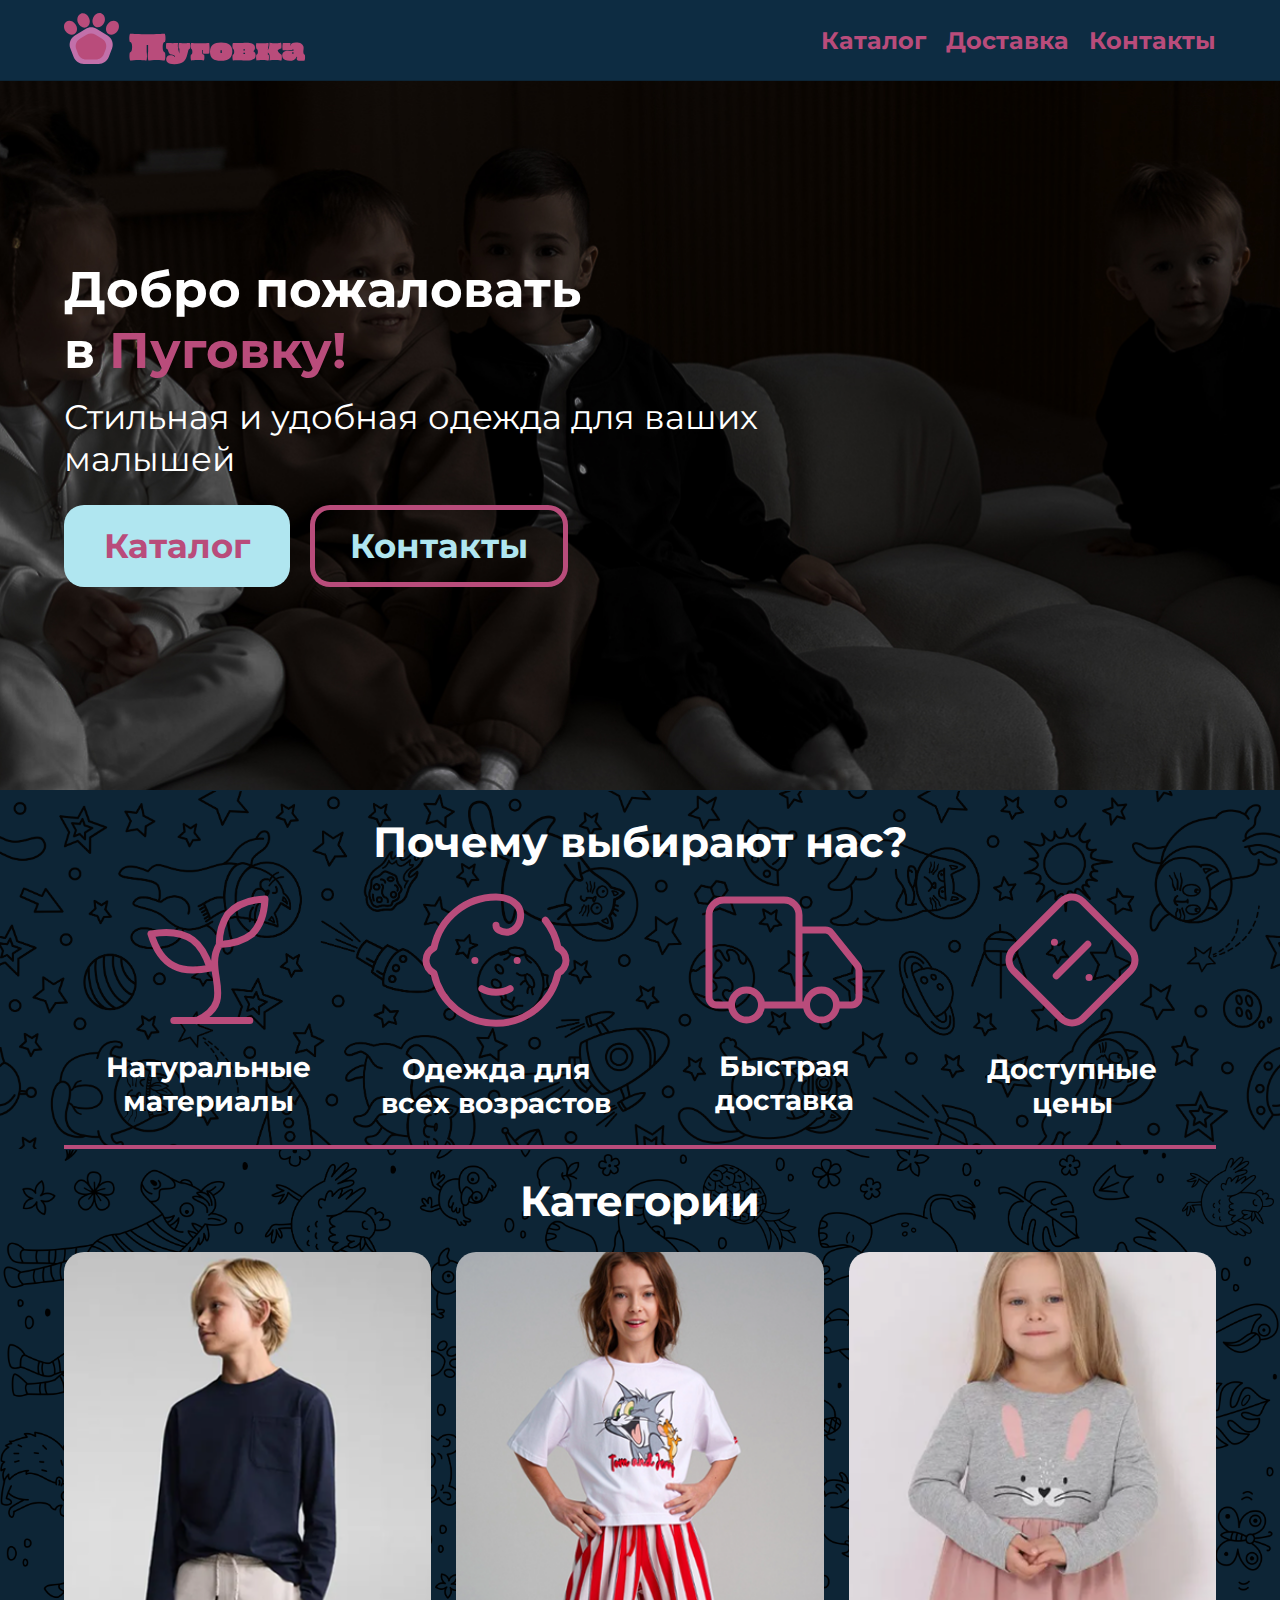
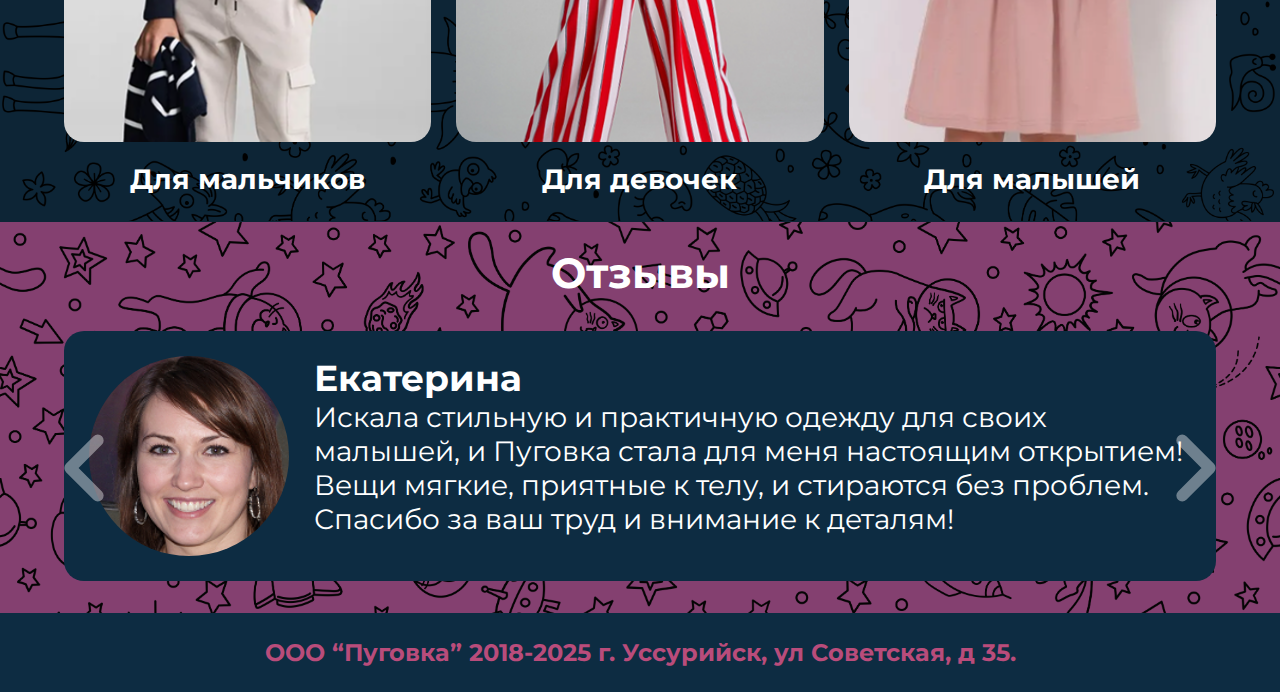
<file: index.html>
<!DOCTYPE html>
<html lang="ru">

<head>
    <meta charset="UTF-8">
    <meta name="viewport" content="width=device-width, initial-scale=1.0">
    <title>Пуговка - Главная</title>
    <link rel="stylesheet" href="css/style.css">
    <link rel="shortcut icon" href="img/layout/favicon.ico" type="image/x-icon">
    <script src="js/slider.js" defer></script>
    <script src="js/navigation.js" defer></script>
</head>

<body>
    <header>
        <div class="container">
            <div class="header__wrapper wrapper">
                <a href="index.html" class="logo">
                    <img src="img/layout/Logo.svg" alt="">
                </a>
                <nav>
                    <div id="nav-close"></div>
                    <a href="catalogue.html">Каталог</a>
                    <a href="shipping.html">Доставка</a>
                    <a href="contacts.html">Контакты</a>
                </nav>
                <div id="nav-open"></div>
            </div>
        </div>
    </header>
    <main>
        <section class="hero index">
            <div class="container">
                <div class="hero__wrapper wrapper">
                    <div class="hero__info">
                        <h1>Добро пожаловать в <span class="pink__text">Пуговку!</span></h1>
                        <div class="subheading">
                            Стильная и удобная одежда для ваших малышей
                        </div>
                        <div class="hero__buttons">
                            <a href="catalogue.html" class="button blue">Каталог</a>
                            <a href="contacts.html" class="button transparent">Контакты</a>
                        </div>
                    </div>
                </div>
            </div>
            <img src="img/layout/circle.svg" alt="" class="hero__circle">
        </section>
        <section class="icons">
            <div class="container">
                <h2>Почему выбирают нас?</h2>
                <div class="icons__wrapper">
                    <div class="icons__item">
                        <img src="img/icons/natural.svg" alt="">
                        <p>Натуральные материалы</p>
                    </div>
                    <div class="icons__item">
                        <img src="img/icons/ages.svg" alt="">
                        <p>Одежда для всех возрастов</p>
                    </div>
                    <div class="icons__item">
                        <img src="img/icons/shipping.svg" alt="">
                        <p>Быстрая доставка</p>
                    </div>
                    <div class="icons__item">
                        <img src="img/icons/prices.svg" alt="">
                        <p>Доступные цены</p>
                    </div>
                </div>
            </div>
        </section>
        <section class="categories">
            <div class="container">
                <h2>Категории</h2>
                <div class="categories__wrapper">
                    <a href="catalogue.html?bo=t&gi=f&ba=f&sort=popular&min=200&max=4000" class="categories__item">
                        <img src="img/categories/boys.png" alt="">
                        <p>Для мальчиков</p>
                    </a>
                    <a href="catalogue.html?bo=f&gi=t&ba=f&sort=popular&min=200&max=4000" class="categories__item">
                        <img src="img/categories/girls.png" alt="">
                        <p>Для девочек</p>
                    </a>
                    <a href="catalogue.html?bo=f&gi=f&ba=t&sort=popular&min=200&max=4000" class="categories__item">
                        <img src="img/categories/babies.png" alt="">
                        <p>Для малышей</p>
                    </a>
                </div>
            </div>
        </section>
        <section class="reviews">
            <h2>Отзывы</h2>
            <div class="container">
                <div class="reviews__wrapper slider">
                    <div class="reviews__item slider__item">
                        <img src="img/reviews/ekaterina.jpg" alt="" class="review__img">
                        <div class="review__info">
                            <h3>Екатерина</h3>
                            <p>Искала стильную и практичную одежду для своих малышей, и Пуговка стала для меня настоящим
                                открытием! Вещи мягкие, приятные к телу, и стираются без проблем. Спасибо за ваш труд и
                                внимание к деталям!</p>
                        </div>
                    </div>
                    <div class="reviews__item slider__item active">
                        <img src="img/reviews/anna.jpg" alt="" class="review__img">
                        <div class="review__info">
                            <h3>Анна</h3>
                            <p>Одежда из Пуговки — это просто находка! Заказала комбинезон для дочки, и он оказался не
                                только красивым, но и очень удобным. София носит его с удовольствием, а я радуюсь
                                качеству
                                ткани и швов. Спасибо за заботу о наших малышах!</p>
                        </div>
                    </div>
                    <div class="reviews__item slider__item">
                        <img src="img/reviews/dmitriy.jpg" alt="" class="review__img">
                        <div class="review__info">
                            <h3>Дмитрий</h3>
                            <p>Мы с женой в восторге от вашего магазина! Купили несколько вещей для сына, и все они
                                отличного качества. Особенно порадовала быстрая доставка — получили заказ уже через два
                                дня.
                                Теперь только к вам!</p>
                        </div>
                    </div>
                </div>
                <div class="slider__prev"></div>
                <div class="slider__next"></div>
            </div>
        </section>
    </main>
    <footer>
        <div class="container">
            ООО “Пуговка” 2018-2025 г. Уссурийск, ул Советская, д 35.
        </div>
    </footer>
</body>

</html>
</file>
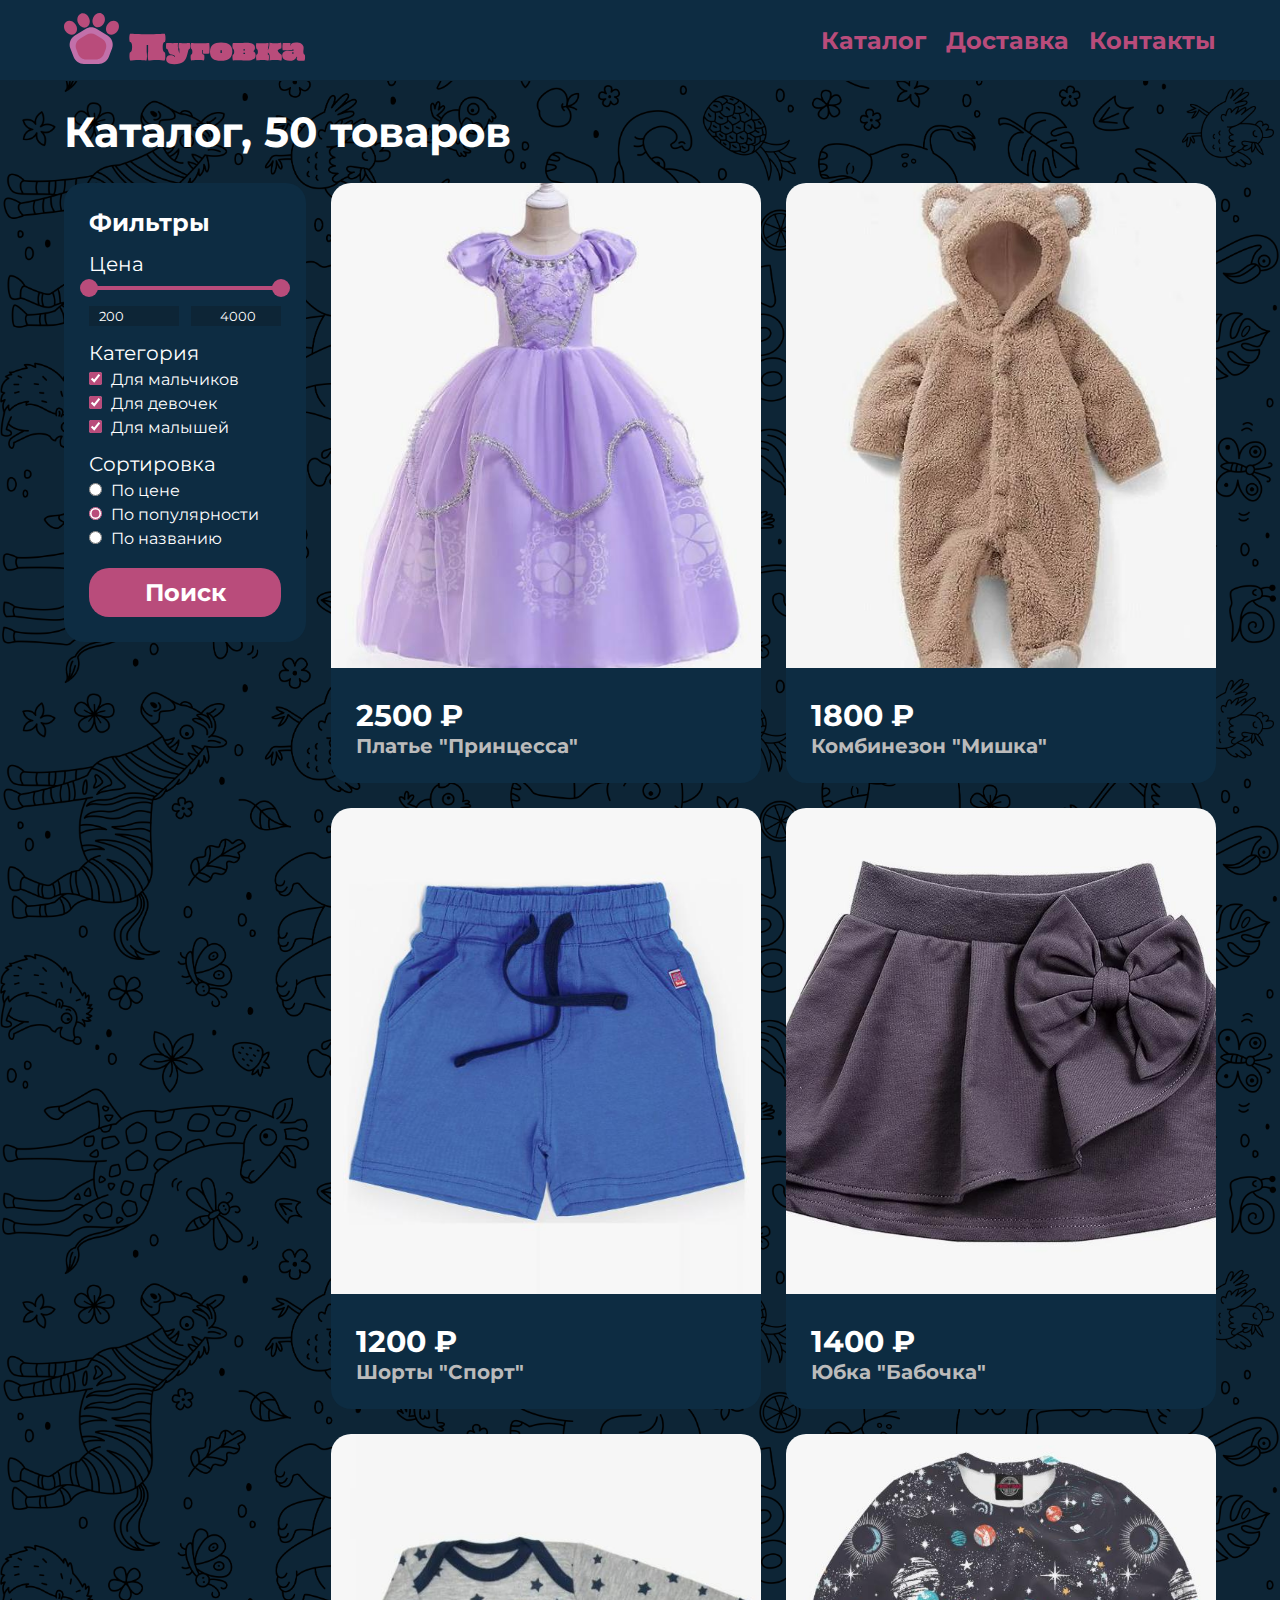
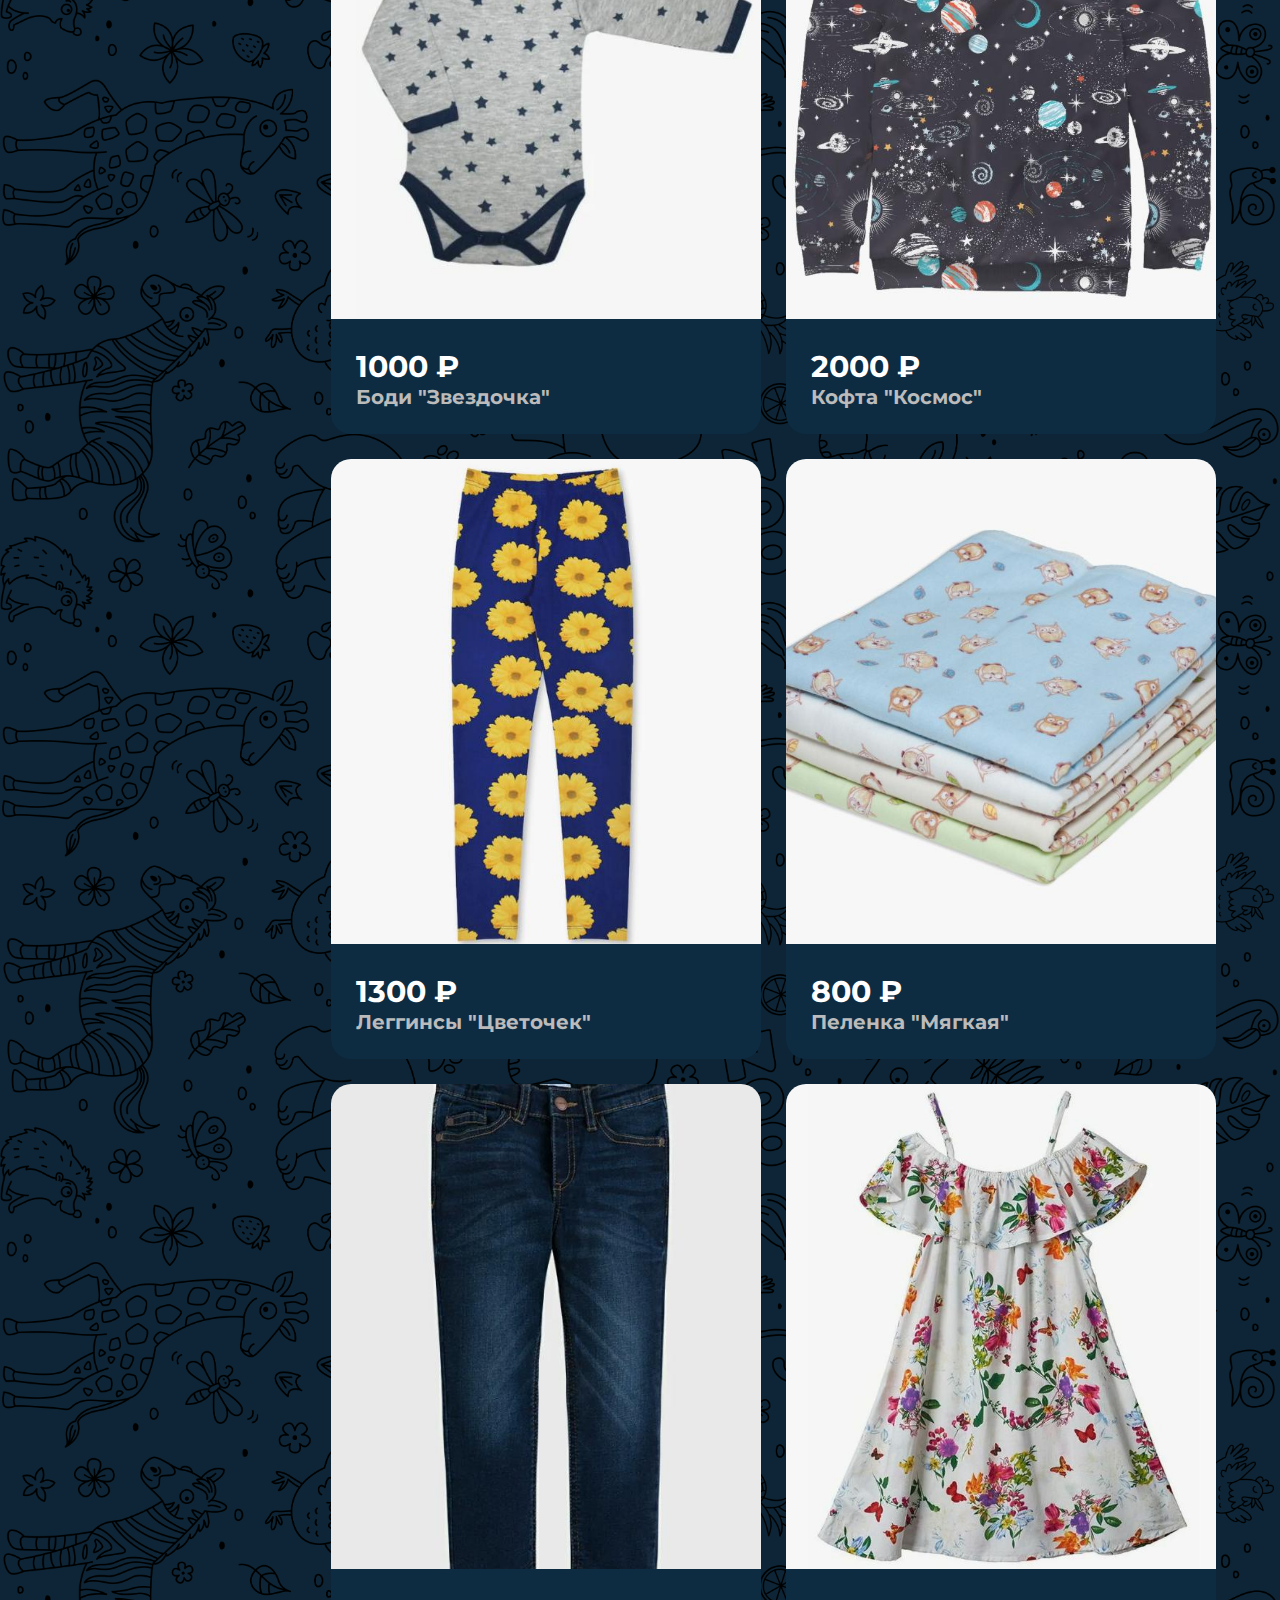
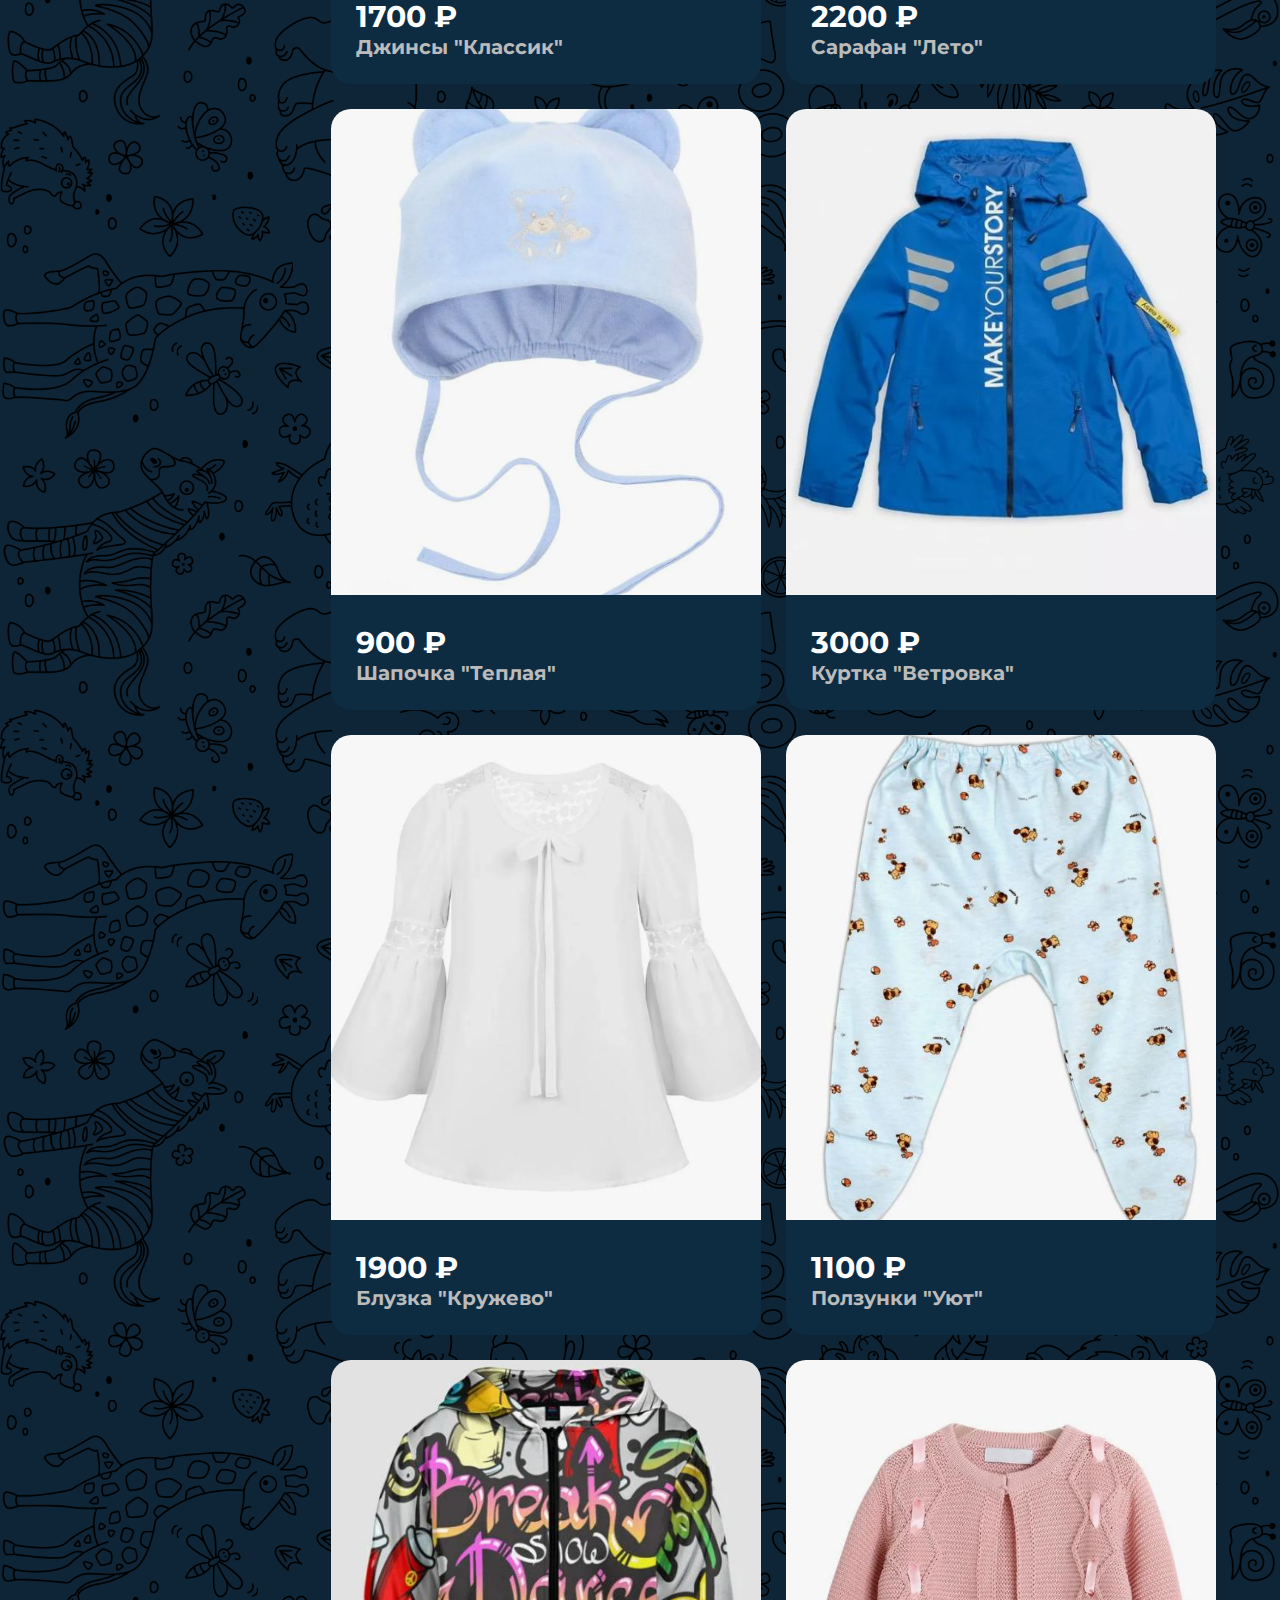
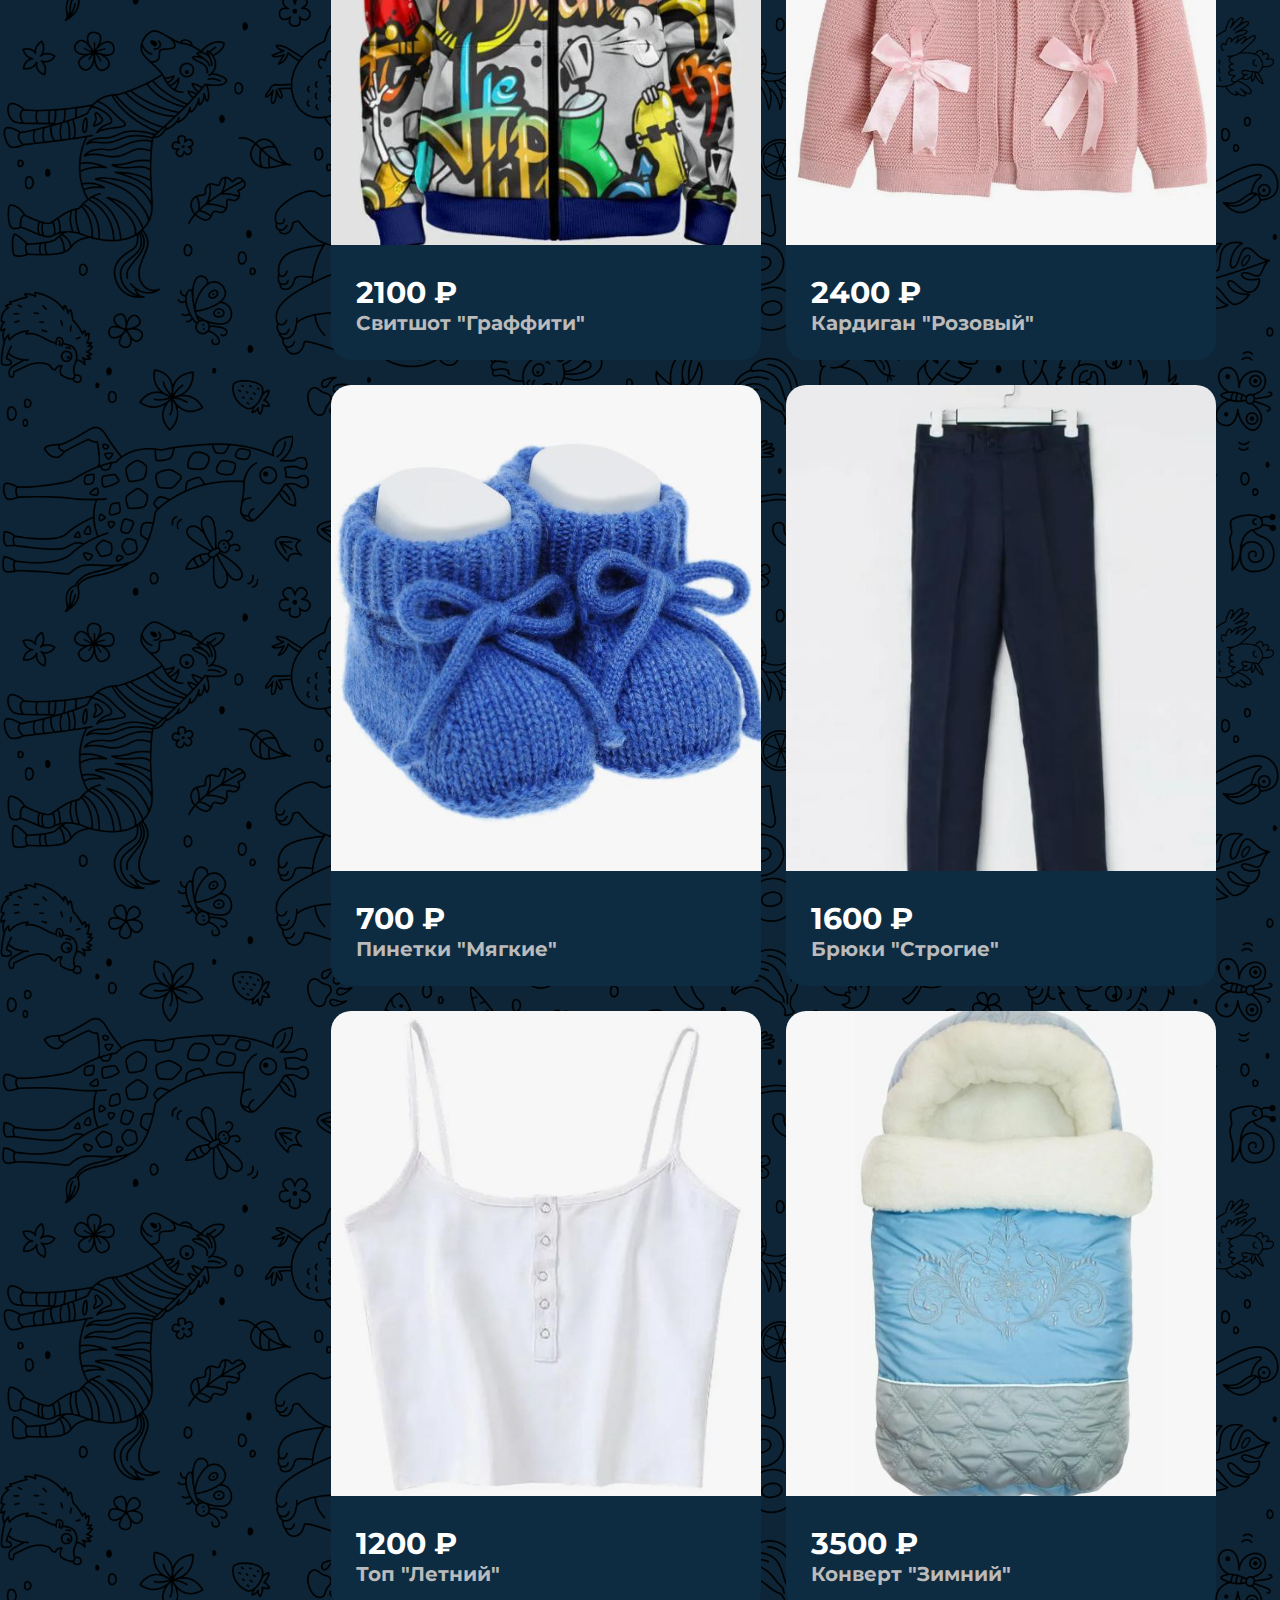
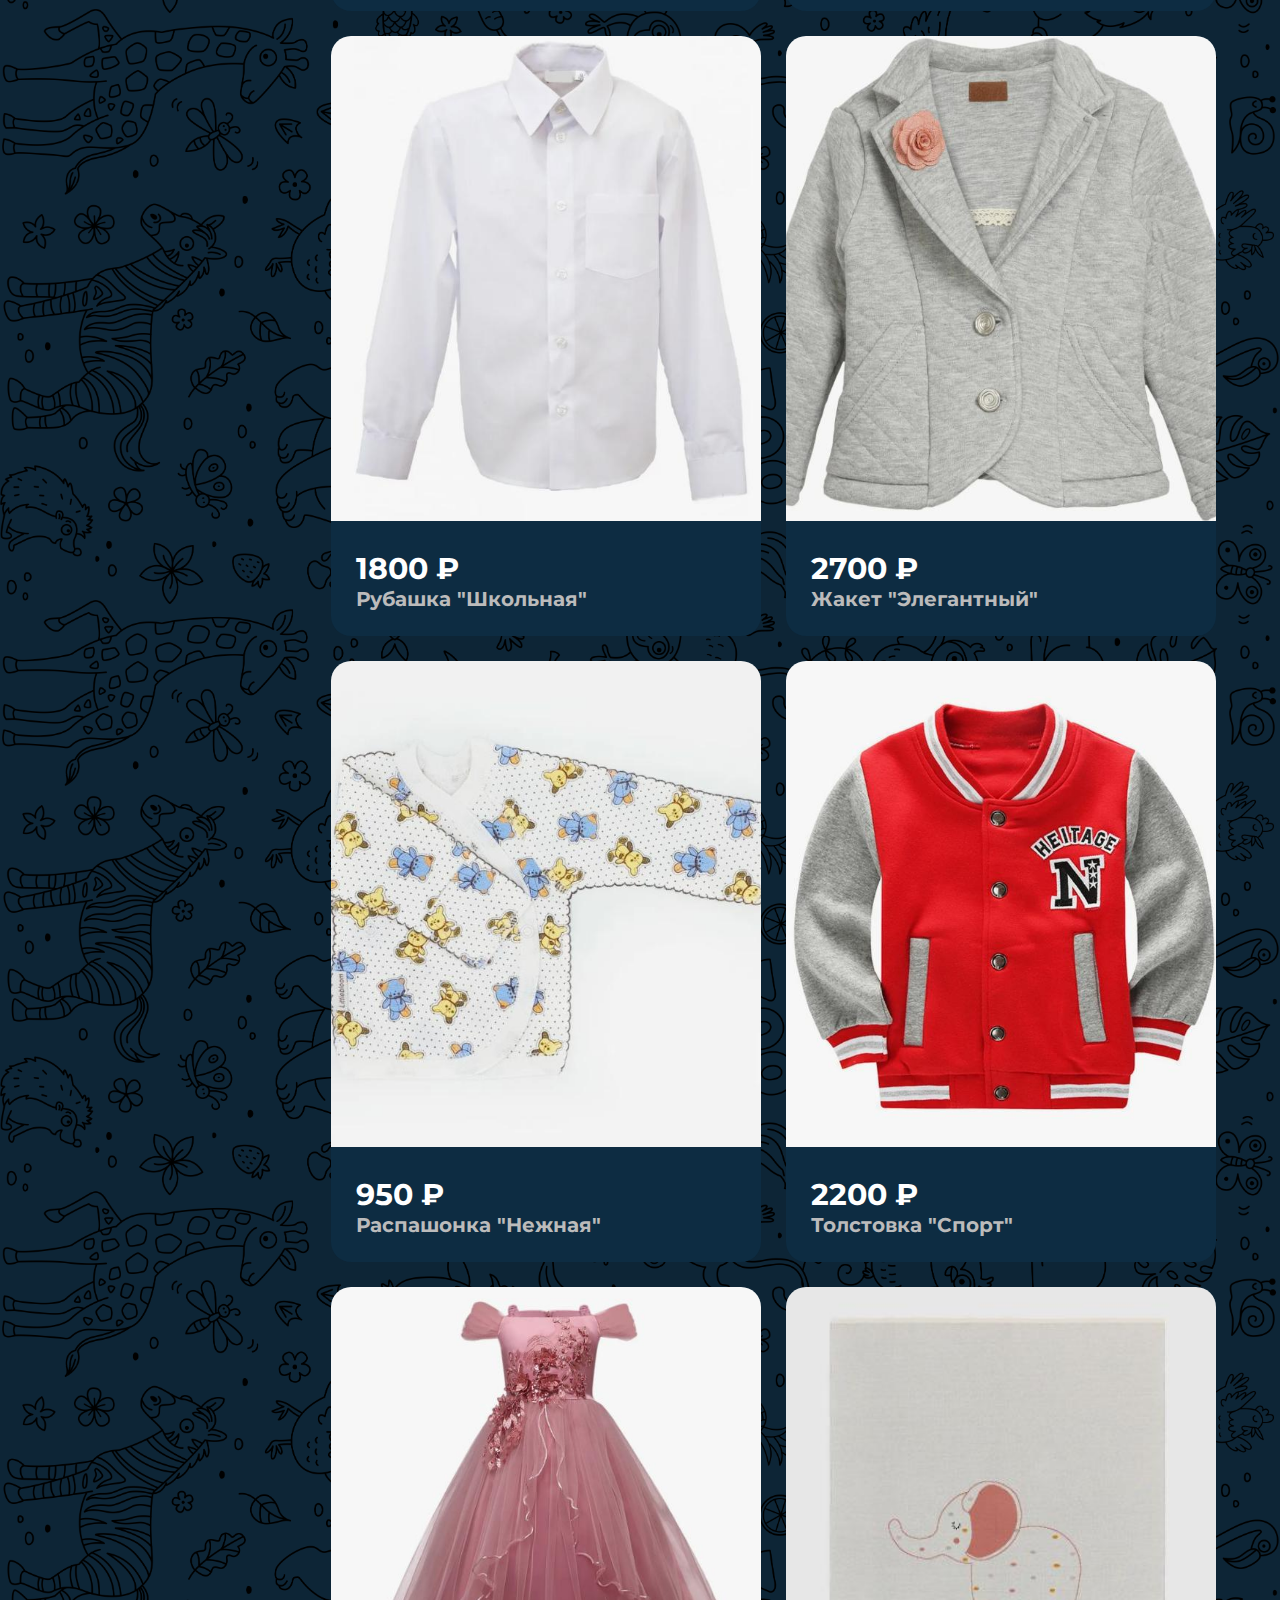
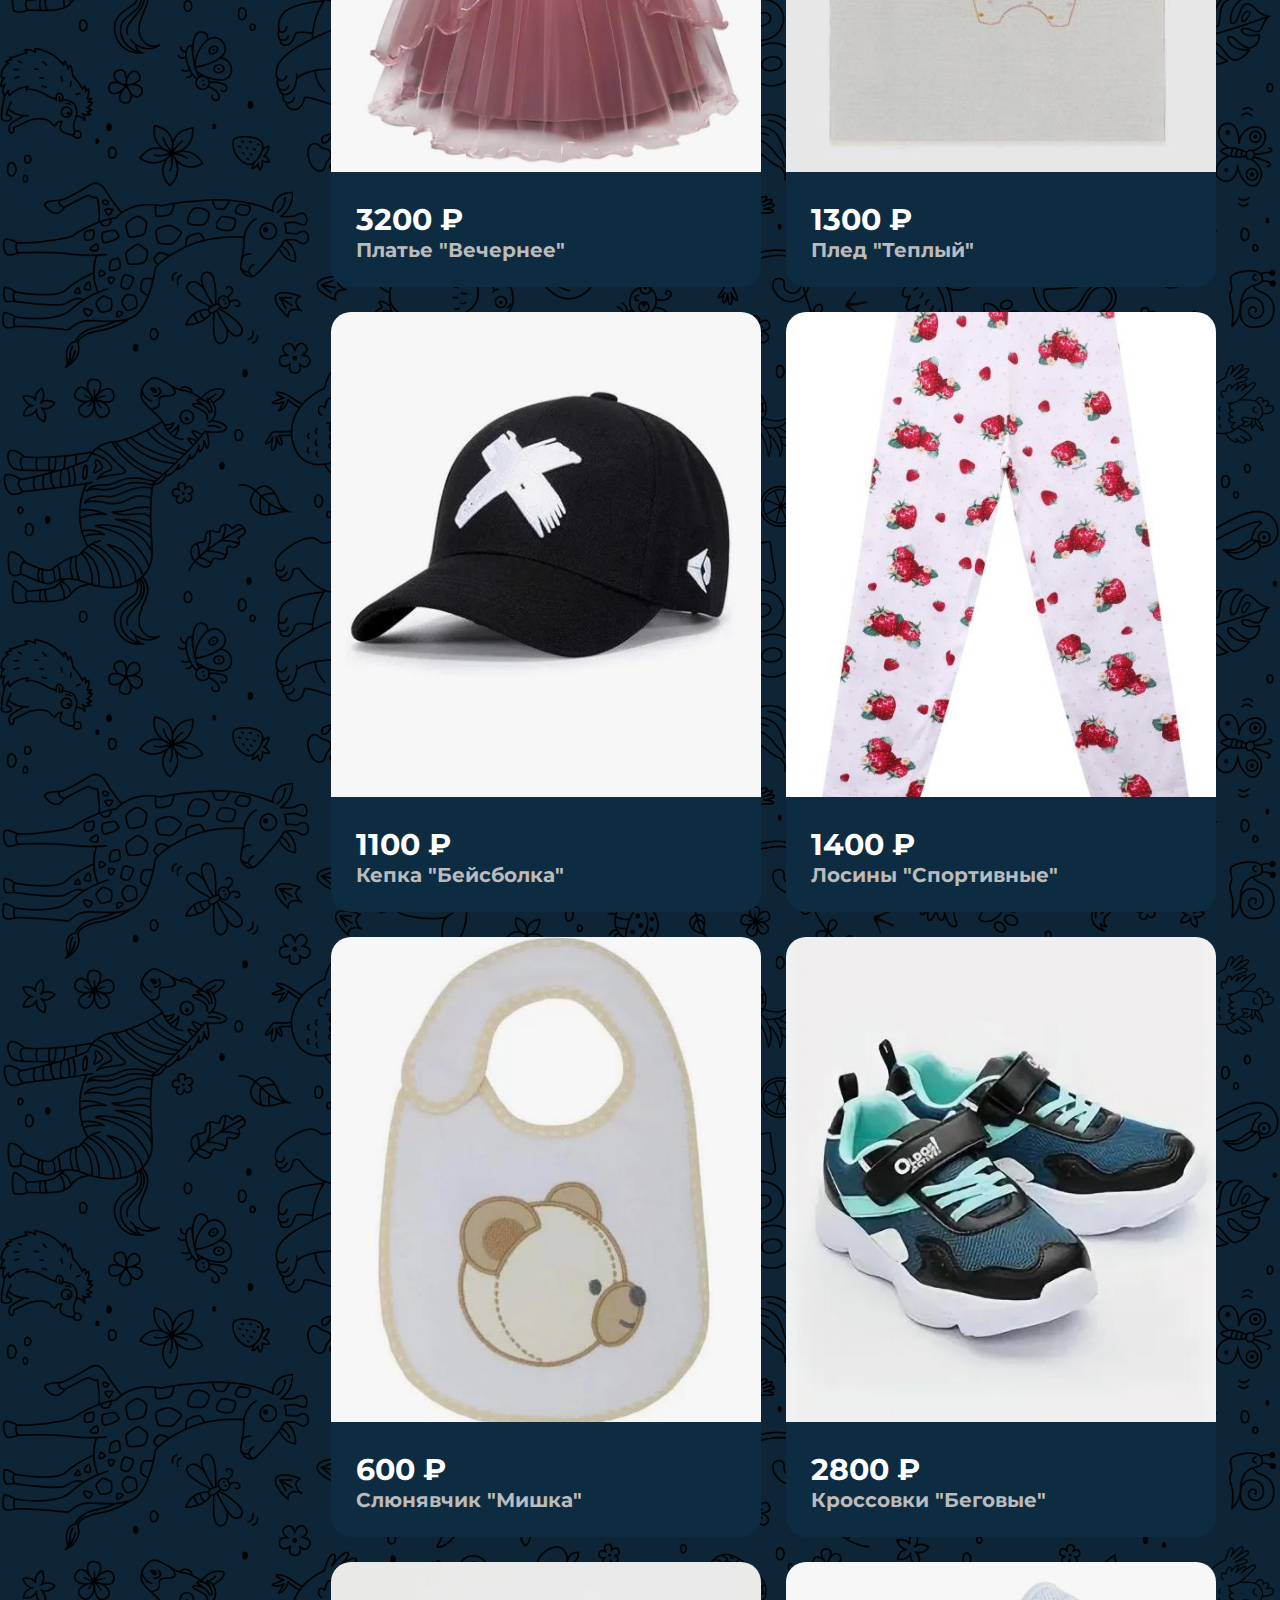
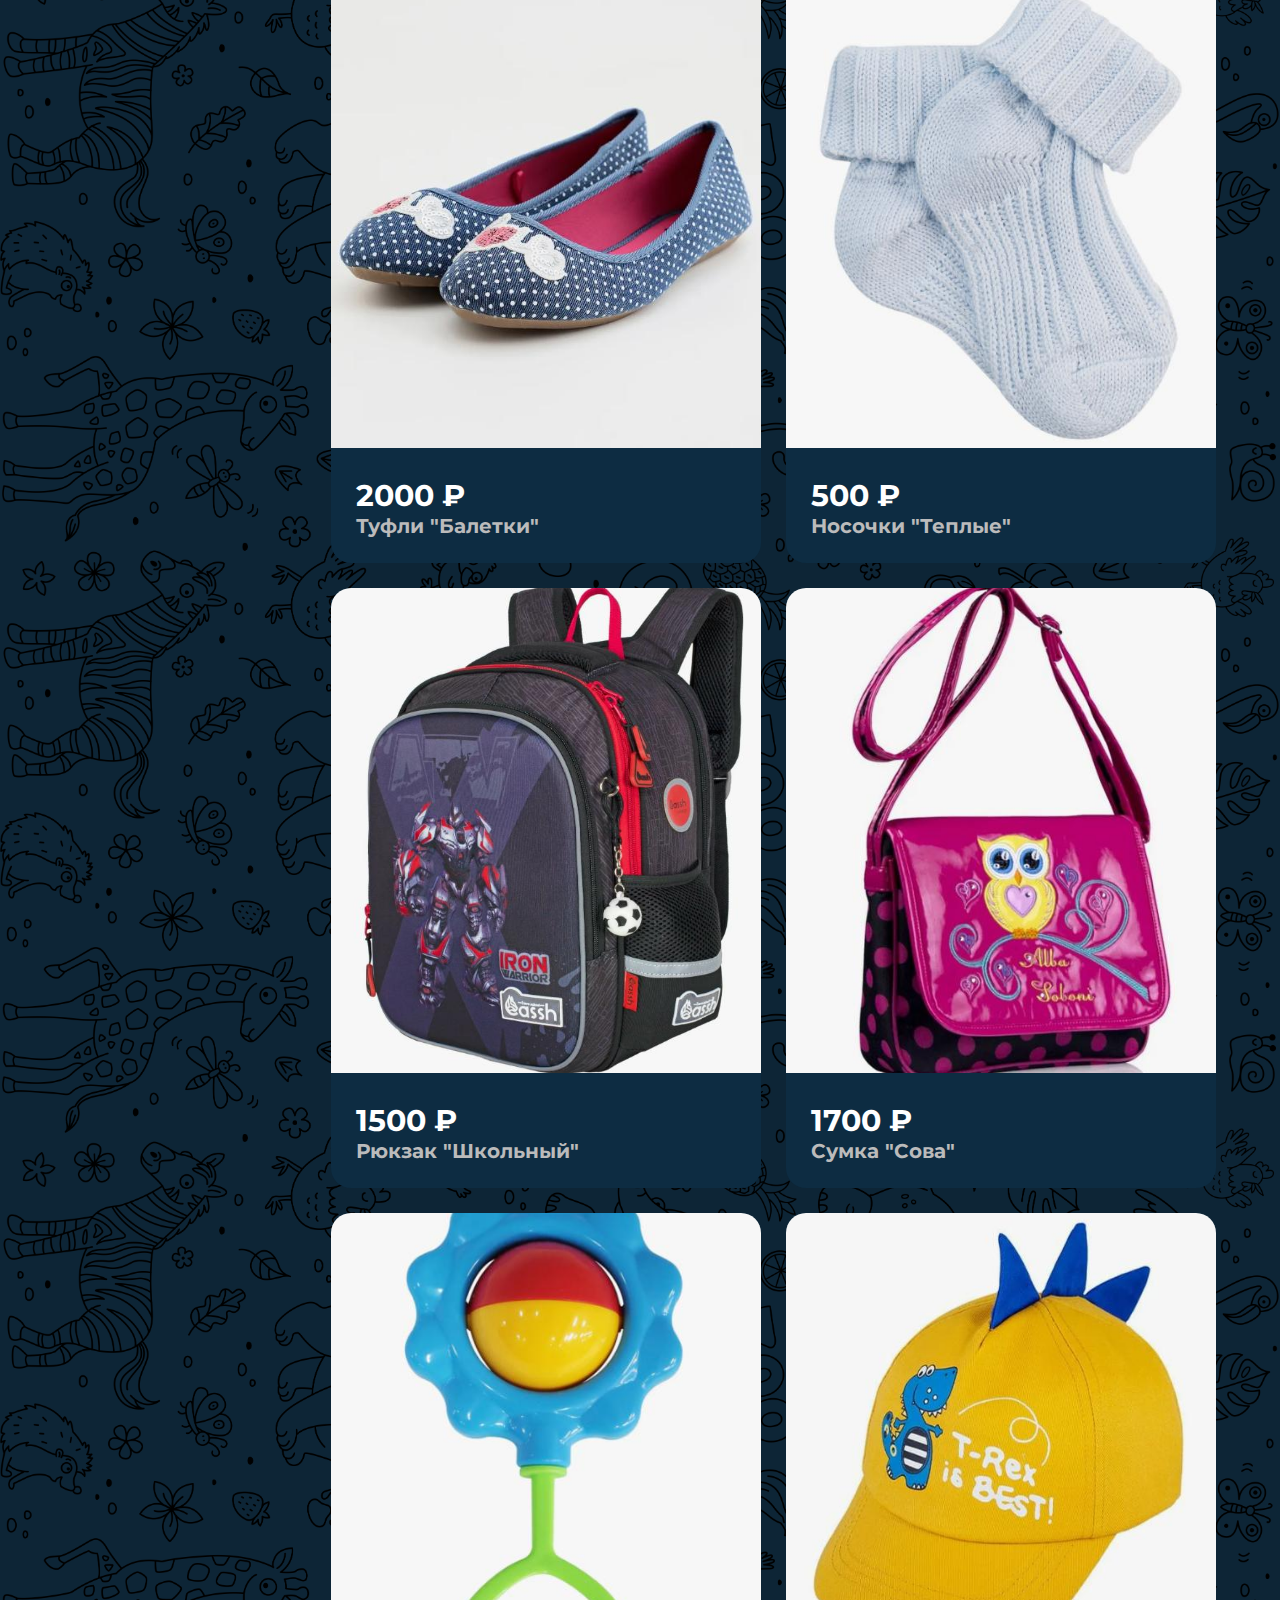
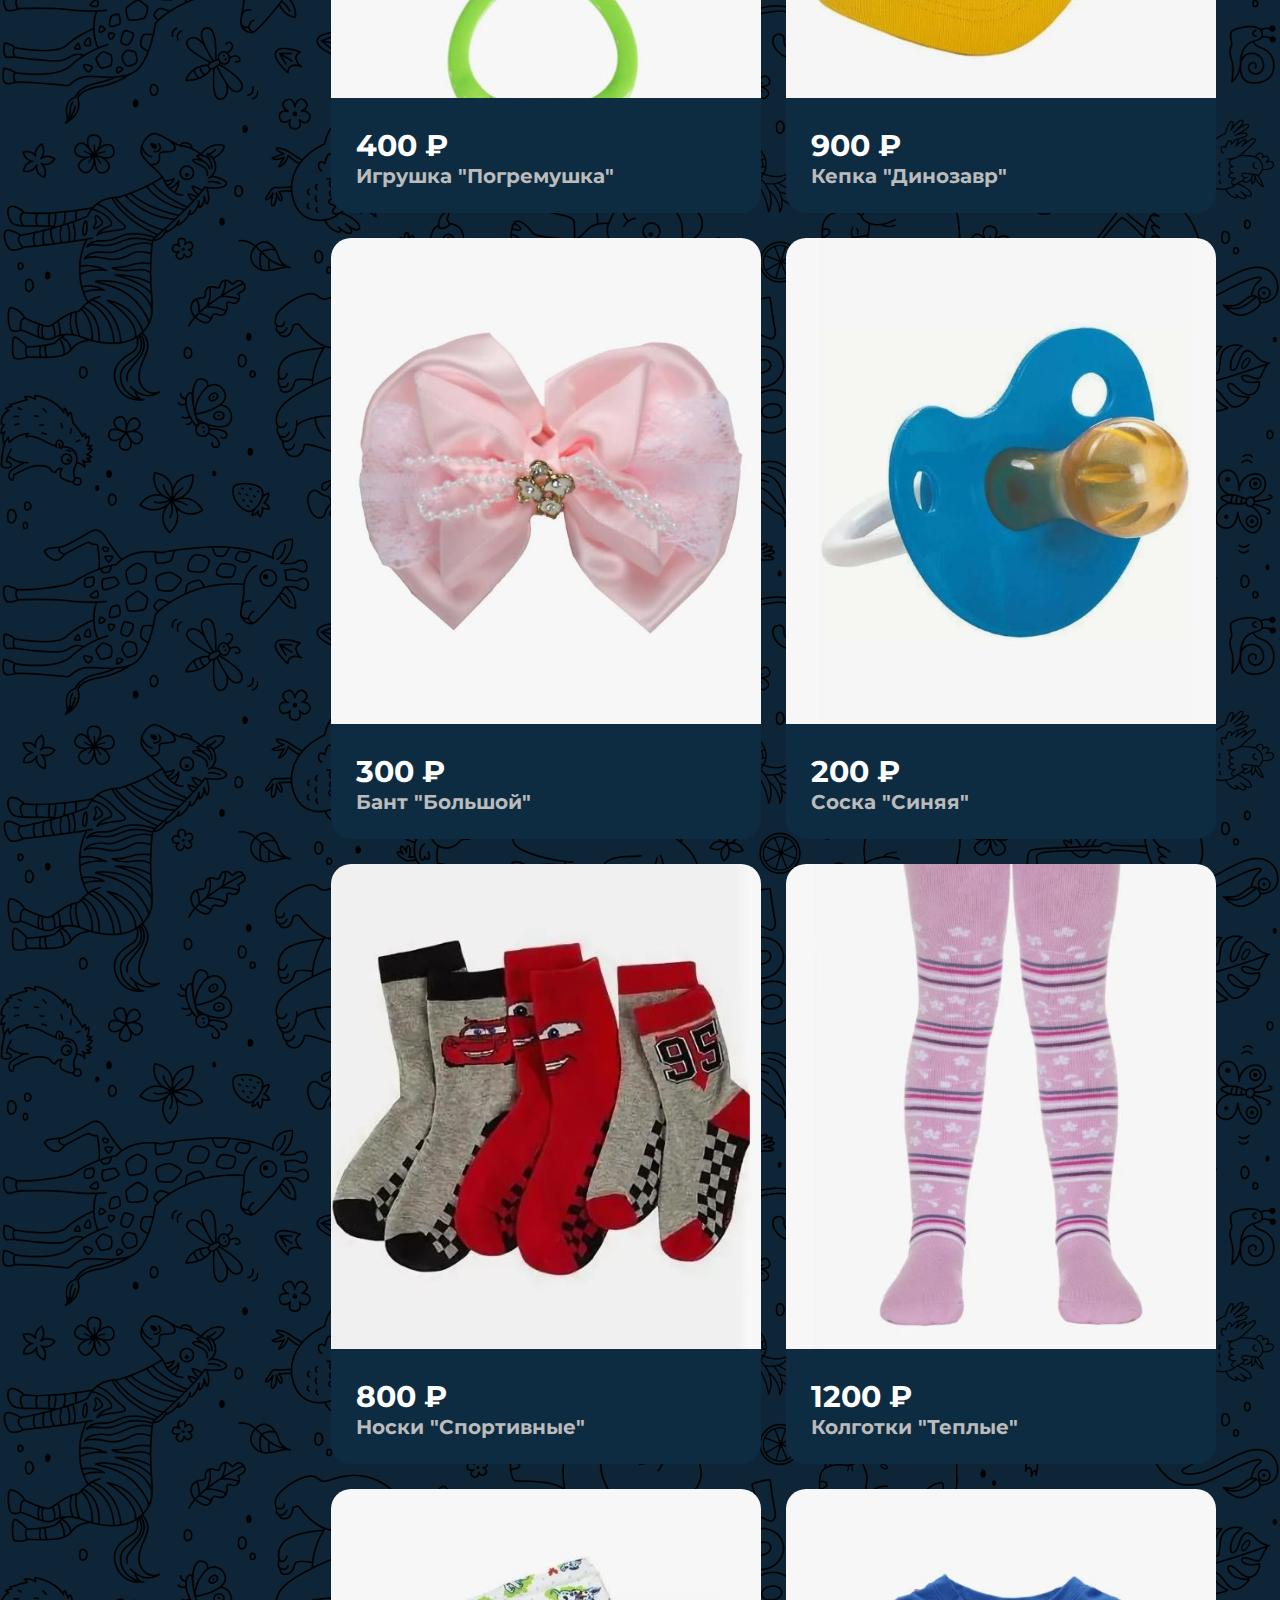
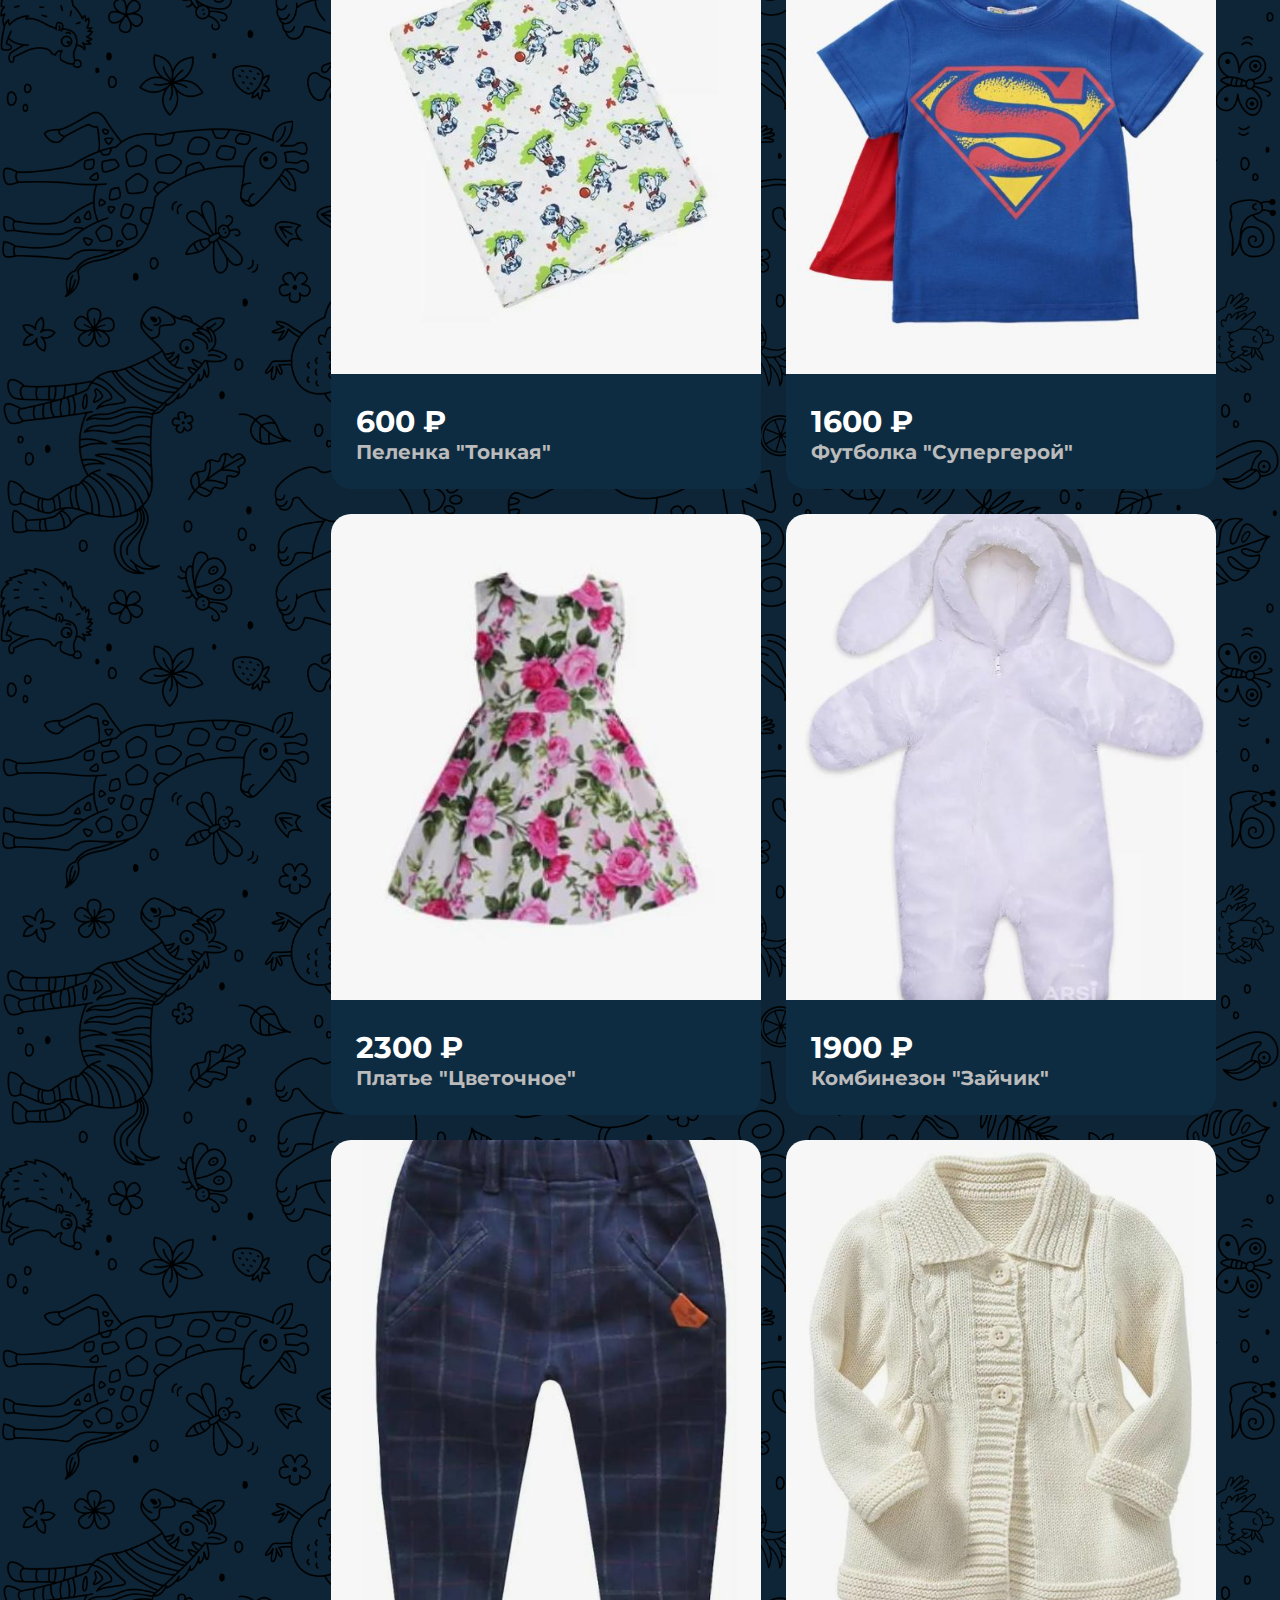
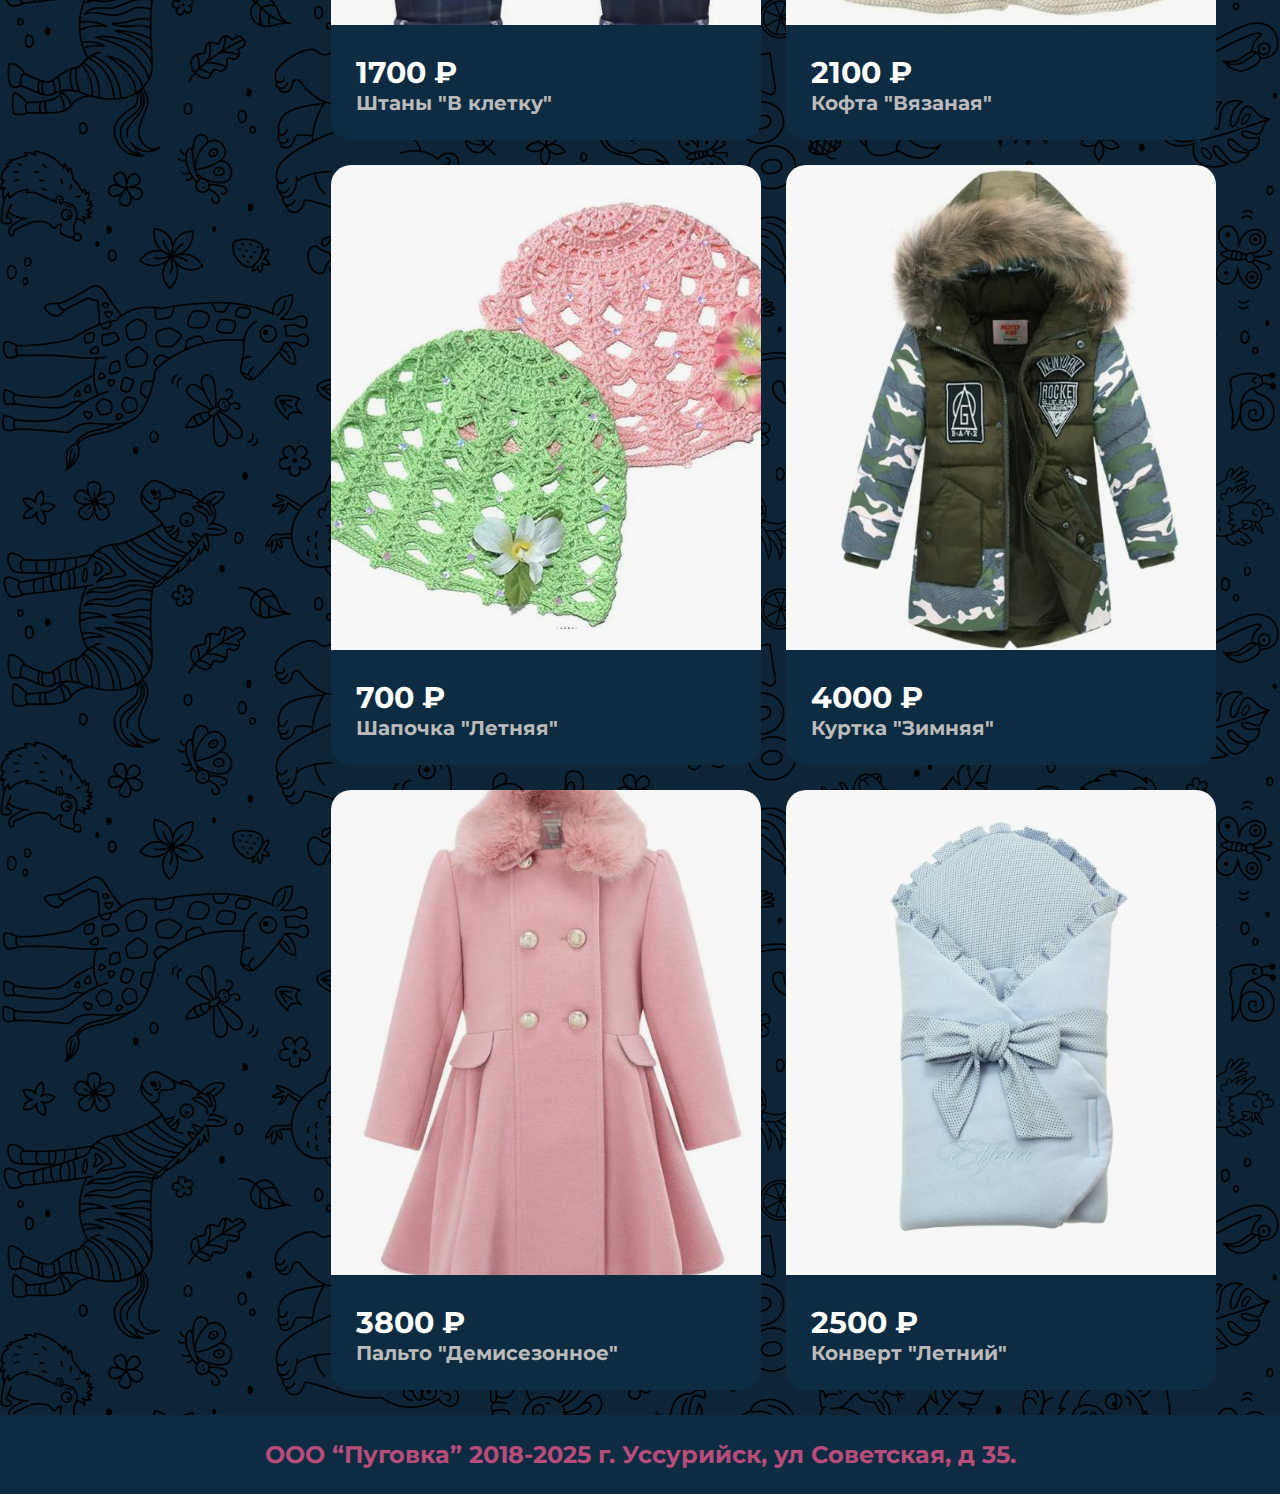
<file: catalogue.html>
<!DOCTYPE html>
<html lang="ru">

<head>
    <meta charset="UTF-8">
    <meta name="viewport" content="width=device-width, initial-scale=1.0">
    <title>Пуговка - Каталог</title>
    <link rel="stylesheet" href="css/style.css">
    <link rel="shortcut icon" href="img/layout/favicon.ico" type="image/x-icon"> 
    <script src="js/products.js" defer></script>
    <script src="js/navigation.js" defer></script>
    <script src="js/catalogue.js" defer></script>
</head>

<body>
    <header>
        <div class="container">
            <div class="header__wrapper wrapper">
                <a href="index.html" class="logo">
                    <img src="img/layout/Logo.svg" alt="">
                </a>
                <nav>
                    <div id="nav-close"></div>
                    <a href="catalogue.html">Каталог</a>
                    <a href="shipping.html">Доставка</a>
                    <a href="contacts.html">Контакты</a>
                </nav>
                <div id="nav-open"></div>
            </div>
        </div>
    </header>
    <main>
        <section class="catalogue">
            <div class="container">
                <h2>Каталог, 0 товаров</h2>
                <div class="catalogue__wrapper">
                    <form action="" class="filters">
                        <h4>Фильтры</h4>
                        <div class="heading">Цена</div>
                        <div class="price">
                            <div class="line">
                                <div id="left-circle"></div>
                                <div id="right-circle"></div>
                                <div class="pinkline"></div>
                            </div>
                            <input id="lower-price" value="0" type="number">
                            <input id="higher-price" value="0" type="number">
                        </div>
                        <div class="heading">Категория</div>
                        <div class="category">
                            <div class="checkbox">
                                <input type="checkbox" name="boys" id="boys">
                                <label for="boys">Для мальчиков</label>
                            </div>
                            <div class="checkbox">
                                <input type="checkbox" name="girls" id="girls">
                                <label for="girls">Для девочек</label>
                            </div>
                            <div class="checkbox">
                                <input type="checkbox" name="babies" id="babies">
                                <label for="babies">Для малышей</label>
                            </div>
                        </div>
                        <div class="heading">Сортировка</div>
                        <div class="category">
                            <div class="checkbox">
                                <input type="radio" name="sort" id="price" value="price">
                                <label for="price">По цене</label>
                            </div>
                            <div class="checkbox">
                                <input type="radio" checked name="sort" id="popular" value="popular">
                                <label for="popular">По популярности</label>
                            </div>
                            <div class="checkbox">
                                <input type="radio" name="sort" id="name" value="name">
                                <label for="name">По названию</label>
                            </div>
                        </div>
                        <button class="button" id="search">Поиск</button>
                    </form>
                    <div class="catalogue__right">
                        <div class="catalogue__items">
                        </div>
                    </div>
                </div>
            </div>
        </section>
    </main>
    <footer>
        <div class="container">
            ООО “Пуговка” 2018-2025 г. Уссурийск, ул Советская, д 35.
        </div>
    </footer>
</body>

</html>
</file>
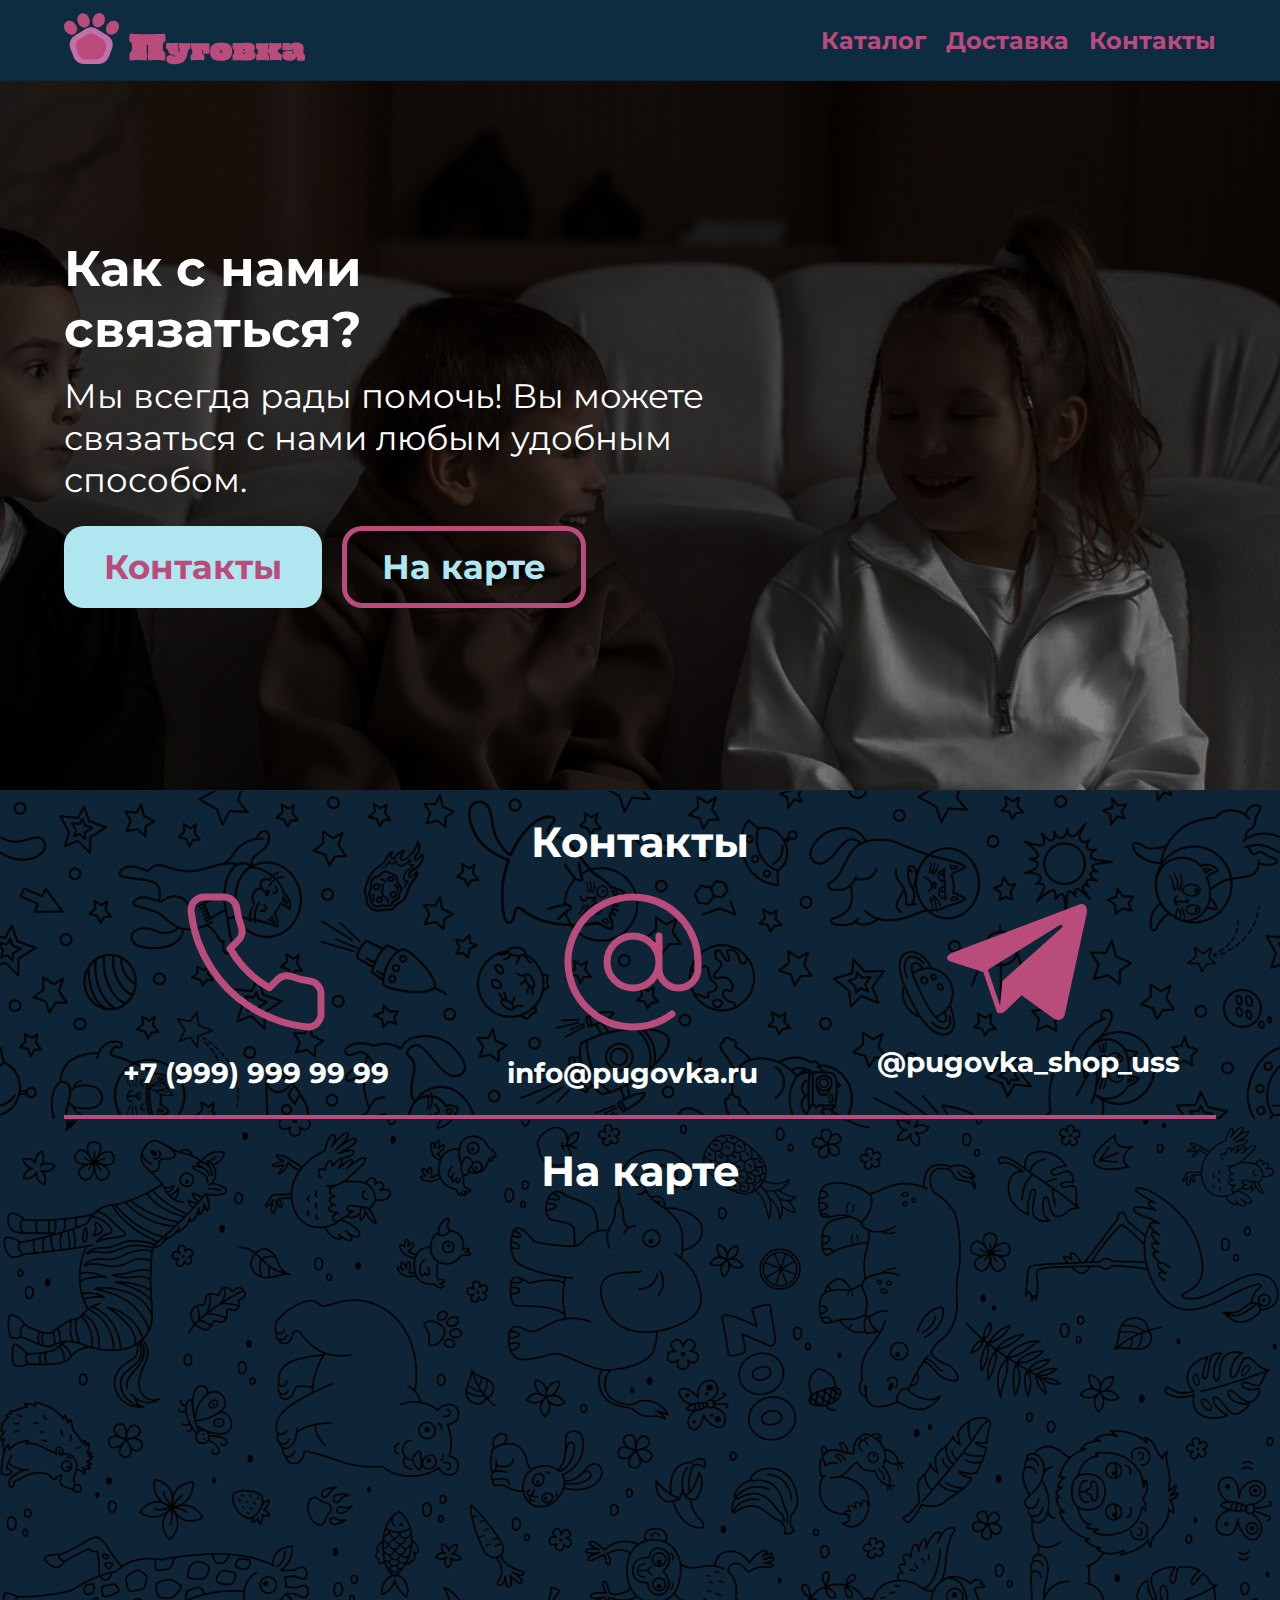
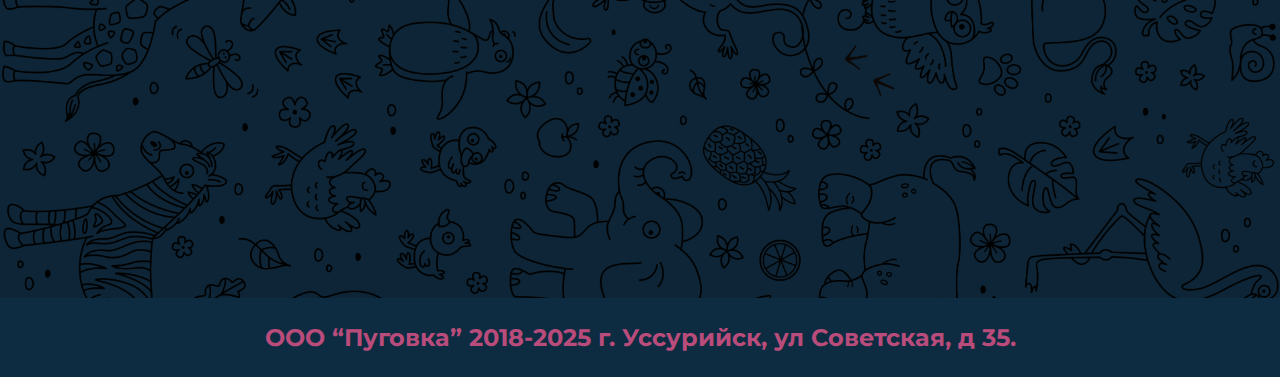
<file: contacts.html>
<!DOCTYPE html>
<html lang="ru">

<head>
    <meta charset="UTF-8">
    <meta name="viewport" content="width=device-width, initial-scale=1.0">
    <title>Пуговка - Контакты</title>
    <link rel="stylesheet" href="css/style.css">
    <link rel="shortcut icon" href="img/layout/favicon.ico" type="image/x-icon">
    <script src="js/anchors.js" defer></script>
    <script src="js/slider.js" defer></script>
    <script src="js/navigation.js" defer></script>
</head>

<body>
    <header>
        <div class="container">
            <div class="header__wrapper wrapper">
                <a href="index.html" class="logo">
                    <img src="img/layout/Logo.svg" alt="">
                </a>
                <nav>
                    <div id="nav-close"></div>
                    <a href="catalogue.html">Каталог</a>
                    <a href="shipping.html">Доставка</a>
                    <a href="contacts.html">Контакты</a>
                </nav>
                <div id="nav-open"></div>
            </div>
        </div>
    </header>
    <main>
        <section class="hero contacts">
            <div class="container">
                <div class="hero__wrapper wrapper">
                    <div class="hero__info">
                        <h1>Как с нами связаться?</h1>
                        <div class="subheading">
                            Мы всегда рады помочь! Вы можете связаться с нами любым удобным способом.
                        </div>
                        <div class="hero__buttons">
                            <a href="#contacts" class="button blue">Контакты</a>
                            <a href="#map" class="button transparent">На карте</a>
                        </div>
                    </div>
                </div>
            </div>
            <img src="img/layout/circle.svg" alt="" class="hero__circle">
        </section>
        <section id="contacts" class="icons">
            <div class="container">
                <h2>Контакты</h2>
                <div class="icons__wrapper">
                    <a href="tel:89999999999" class="icons__item">
                        <img src="img/icons/tel.svg" alt="">
                        <p>+7 (999) 999 99 99</p>
                    </a>
                    <a href="mailto:info@pugovka.ru" class="icons__item">
                        <img src="img/icons/mail.svg" alt="">
                        <p>info@pugovka.ru</p>
                    </a>
                    <a href="https://t.me/pugovka_shop_uss" target="_blank" class="icons__item">
                        <img src="img/icons/telegram.svg" alt="">
                        <p>@pugovka_shop_uss</p>
                    </a>
                </div>
            </div>
        </section>
        <section id="map" class="map">
            <div class="container">
                <h2>На карте</h2>
                <iframe src="https://www.google.com/maps/embed?pb=!1m18!1m12!1m3!1d1078.718774865252!2d131.94766408947504!3d43.79706691983583!2m3!1f0!2f0!3f0!3m2!1i1024!2i768!4f13.1!3m3!1m2!1s0x5fb2e80da0bc238b%3A0x430b9dacdc555676!2z0KHQvtCy0LXRgtGB0LrQsNGPINGD0LsuLCAzNSwg0KPRgdGB0YPRgNC40LnRgdC6LCDQn9GA0LjQvNC-0YDRgdC60LjQuSDQutGA0LDQuSwgNjkyNTE5!5e0!3m2!1sru!2sru!4v1740497730643!5m2!1sru!2sru" style="border:0;" allowfullscreen="" loading="lazy" referrerpolicy="no-referrer-when-downgrade"></iframe>
            </div>
        </section>
    </main>
    <footer>
        <div class="container">
            ООО “Пуговка” 2018-2025 г. Уссурийск, ул Советская, д 35.
        </div>
    </footer>
</body>

</html>
</file>
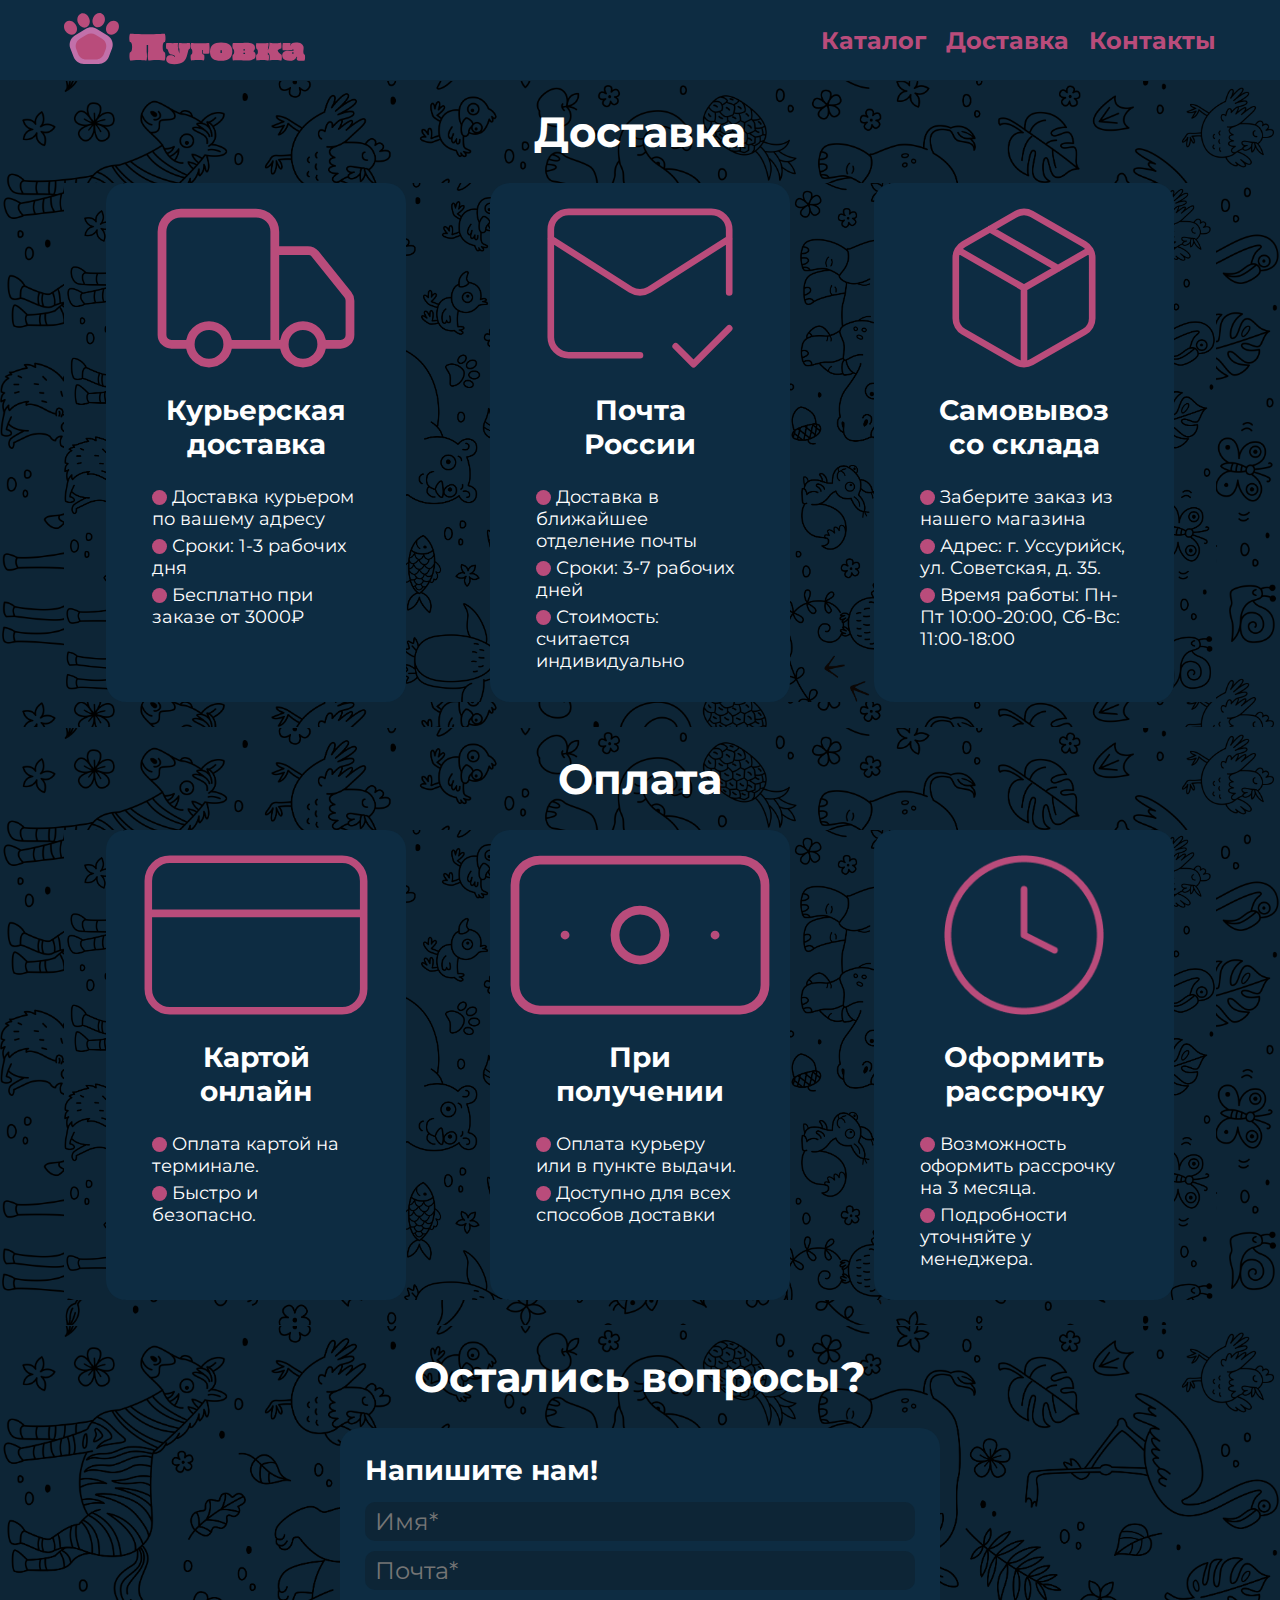
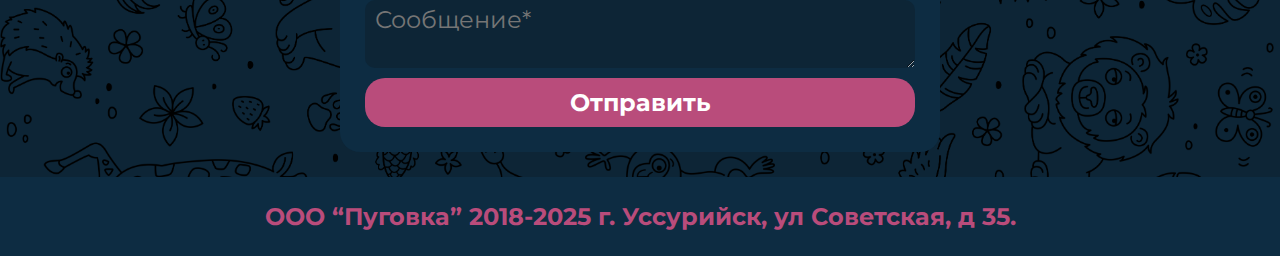
<file: shipping.html>
<!DOCTYPE html>
<html lang="ru">

<head>
    <meta charset="UTF-8">
    <meta name="viewport" content="width=device-width, initial-scale=1.0">
    <title>Пуговка - Главная</title>
    <link rel="stylesheet" href="css/style.css">
    <link rel="shortcut icon" href="img/layout/favicon.ico" type="image/x-icon">
    <script src="js/slider.js" defer></script>
    <script src="js/navigation.js" defer></script>
</head>

<body>
    <header>
        <div class="container">
            <div class="header__wrapper wrapper">
                <a href="index.html" class="logo">
                    <img src="img/layout/Logo.svg" alt="">
                </a>
                <nav>
                    <div id="nav-close"></div>
                    <a href="catalogue.html">Каталог</a>
                    <a href="shipping.html">Доставка</a>
                    <a href="contacts.html">Контакты</a>
                </nav>
                <div id="nav-open"></div>
            </div>
        </div>
    </header>
    <main>
        <section class="cards">
            <div class="container">
                <h2>Доставка</h2>
                <div class="icons__wrapper cards">
                    <div class="icons__item card">

                        <img src="img/icons/shipping.svg" alt="">
                        <p>Курьерская доставка</p>
                        <ul>
                            <li>Доставка курьером по вашему адресу</li>
                            <li>Сроки: 1-3 рабочих дня</li>
                            <li>Бесплатно при заказе от 3000₽</li>
                        </ul>
                    </div>
                    <div class="icons__item card">
                        <img src="img/icons/post.svg" alt="">
                        <p>Почта России</p>
                        <ul>
                            <li>Доставка в ближайшее отделение почты</li>
                            <li>Сроки: 3-7 рабочих дней</li>
                            <li>Стоимость: считается индивидуально</li>
                        </ul>
                    </div>
                    <div class="icons__item card">
                        <img src="img/icons/self.svg" alt="">
                        <p>Самовывоз со склада</p>
                        <ul>
                            <li>Заберите заказ из нашего магазина</li>
                            <li>Адрес: г. Уссурийск, ул. Советская, д. 35.</li>
                            <li>Время работы: Пн-Пт 10:00-20:00, Сб-Вс: 11:00-18:00</li>
                        </ul>
                    </div>
                </div>
            </div>
        </section>
        <section class="cards">
            <div class="container">
                <h2>Оплата</h2>
                <div class="icons__wrapper cards">
                    <div class="icons__item card">
                        <img src="img/icons/card.svg" alt="">
                        <p>Картой онлайн</p>
                        <ul>
                            <li>Оплата картой на терминале.</li>
                            <li>Быстро и безопасно.</li>
                        </ul>
                    </div>
                    <div class="icons__item card">
                        <img src="img/icons/cash.svg" alt="">
                        <p>При получении</p>
                        <ul>
                            <li>Оплата курьеру или в пункте выдачи.</li>
                            <li>Доступно для всех способов доставки</li>
                        </ul>
                    </div>
                    <div class="icons__item card">
                        <img src="img/icons/time.png" alt="">
                        <p>Оформить рассрочку </p>
                        <ul>
                            <li>Возможность оформить рассрочку на 3 месяца.</li>
                            <li>Подробности уточняйте у менеджера.</li>
                        </ul>
                    </div>
                </div>
            </div>
        </section>
        <section class="feedback">
            <div class="container">
                <h2>Остались вопросы?</h2>
                <form action="" class="feedback__form">
                    <h4>Напишите нам!</h4>
                    <input placeholder="Имя*" type="text">
                    <input placeholder="Почта*" type="email" name="" id="">
                    <textarea placeholder="Сообщение*" name="" id=""></textarea>
                    <div class="button">Отправить</div>
                </form>
            </div>
        </section>
    </main>
    <footer>
        <div class="container">
            ООО “Пуговка” 2018-2025 г. Уссурийск, ул Советская, д 35.
        </div>
    </footer>
</body>

</html>
</file>
<file: css/style.css>
/* Reset */

@import url('https://fonts.googleapis.com/css2?family=Montserrat:ital,wght@0,100..900;1,100..900&display=swap');

* {
    margin: 0;
    padding: 0;
    box-sizing: border-box;
    text-decoration: none;
    font-family: "Montserrat", sans-serif;
    color: #FFF;
}

html,
body {
    display: flex;
    flex-direction: column;
    height: 100%;
}

main {
    background-color: #0D2536;
    flex-grow: 1;
}

.wrapper {
    height: 100%;
}

.container {
    padding-bottom: 25px;
    height: 100%;
    width: 1300px;
    margin: auto;
}

header .container,
footer .container {
    text-align: center;
    padding-bottom: 0;
}

section {
    border-top: 1px solid #0D2536;
}

.slider {
    position: relative;
}

.slider__next,
.slider__prev {
    transition: .3s;
    z-index: 10;
    position: absolute;
    top: 50%;
    right: -30px;
    transform: translate(100%, -50%);
    background-repeat: no-repeat;
    background-position: center;
    background-image: url("../img/icons/next.svg");
    width: 40px;
    height: 80px;
    background-size: contain;
}

.slider__prev {
    right: auto;
    left: -30px;
    transform: translate(-100%, -50%) scaleX(-1);
}

.slider__prev:hover,
.slider__next:hover {
    opacity: .8;
    cursor: pointer;
}

.slider {
    overflow: hidden;
}

.slider__item {
    width: 100%;
    position: absolute;
    top: 0;
    left: 0;
    transition: .3s;
}


/* Header section */
header {
    min-height: 80px;
    background-color: #0D2C42;
}

.header__wrapper {
    display: flex;
    align-items: center;
    justify-content: space-between;
}

.logo {
    height: 54px;
}

.logo img {
    height: 100%;
}

nav {
    transition: .3s;
    display: flex;
    gap: 20px;
    font-size: 24px;
    font-weight: bold;
}

nav a {
    transition: .3s;
    color: #B94C7B;
}

nav a:hover {
    color: #f982b5;
}

#nav-open,
#nav-close {
    display: none;
}

/* Hero section */

h1 {
    max-width: 550px;
    font-size: 50px;
}

.hero {
    background-position: center;
    background-size: cover;
    position: relative;
    height: 710px;
}

.hero.index {
    background-image: url("../img/layout/hero\ index.jpg");
}

.hero__circle {
    position: absolute;
    top: 0;
    right: 0;
    height: 100%;
}

.hero__wrapper {
    display: flex;
    align-items: center;
}

.pink__text {
    color: #B94C7B;
}

.subheading {
    margin-top: 15px;
    max-width: 700px;
    font-size: 34px;
}

.hero__buttons {
    width: fit-content;
    display: flex;
    gap: 20px;
    margin-top: 25px;
}

.button {
    cursor: pointer;
    outline: none;
    border: none;
    font-weight: bold;
    display: inline-block;
    width: fit-content;
    border-radius: 20px;
    font-size: 34px;
    color: #fff;
    background-color: #B94C7B;
    padding: 20px 40px;
    transition: .3s;
}

.button.blue {
    background-color: #B0E6F0;
    color: #B94C7B;
}

.button.transparent {
    background-color: transparent;
    color: #B0E6F0;
    box-shadow: inset #B94C7B 0 0 0 5px;
}

.button.transparent:hover {
    box-shadow: inset #f982b5 0 0 0 5px;
    background-color: transparent;
    color: #d3f8fe;
}

.button.blue:hover {
    background-color: #d3f8fe;
}

.button:hover {
    scale: 1.05;
    background-color: #f982b5;
}

/* Icons */

.icons {
    background-image: url("../img/layout/space\ background.png");
    background-color: #0D2536;
    background-size: 100%;
}

h2 {
    font-size: 42px;
    text-align: center;
    margin: 25px 0;
}

.icons .container {
    border-bottom: 4px solid #B94C7B;
}

.icons__wrapper {
    display: flex;
    row-gap: 25px;
    justify-content: space-between;
    align-items: center;
    flex-wrap: wrap;
}

.icons__item {
    max-width: 300px;
    gap: 25px;
    display: flex;
    margin: auto;
    align-items: center;
    flex-direction: column;
}

.icons__item p {
    max-width: 250px;
    font-weight: bold;
    font-size: 28px;
    text-align: center;
}

/* Categories */

.categories {
    background-image: url("../img/layout/zoo\ background.png");
    background-size: 100%;
    background-color: #0D2536;
}

.categories__wrapper {
    display: grid;
    gap: 25px;
    grid-template-columns: repeat(auto-fit, minmax(250px, 1fr));
    justify-content: space-between;
}

.categories__item {
    display: flex;
    align-items: center;
    flex-direction: column;
}

.categories__item img {
    transition: .3s;
    width: 100%;
    border-radius: 20px;
}

.categories__item p {
    margin-top: 20px;
    text-align: center;
    font-size: 28px;
    font-weight: bold;
}

.categories__item:hover img {
    transform: scale(1.05)
}

/* Reviews */

.reviews {
    background-color: #844070;
    background-image: url("../img/layout/space\ background.png");
    background-size: 100%;
    overflow: hidden;
}

.reviews .container {
    position: relative;
}

.reviews__wrapper {
    display: grid;
    align-items: center;
}

.reviews__item {
    padding: 25px;
    background-color: #0D2C42;
    border-radius: 20px;
    display: inline-flex;
    gap: 25px;
}


.reviews__item img {
    height: 200px;
    aspect-ratio: 1;
    display: block;
    border-radius: 100%;
}

h3 {
    font-size: 36px;
}

.reviews__item p {
    font-size: 28px;
}

/* Footer */

footer {
    padding: 25px;
    display: flex;
    font-size: 24px;
    font-weight: bold;
    background-color: #0D2C42;
}

footer .container {
    display: flex;
    align-items: center;
    justify-content: center;
    text-align: center;
    color: #B94C7B;
}

/* catalogue */

.catalogue {
    height: 100%;
    background-image: url("../img/layout/zoo\ background.png");
    background-color: #0D2536;
    background-size: 100%;
}

.catalogue__wrapper {
    height: calc(100% - 80px);
    display: flex;
    gap: 25px;
    position: relative;
}

.catalogue h2 {
    text-align: left;
}

.filters {
    height: fit-content;
    position: sticky;
    left: 0;
    top: 25px;
    background-color: #0D2C42;
    width: 300px;
    padding: 25px;
    border-radius: 20px;
}

h4 {
    font-size: 24px;
}

.filters .heading {
    margin-top: 15px;
    font-size: 20px;
}

.price {
    margin-top: 10px;
    font-size: 14px;
    position: relative;
    height: 40px;
}

.price .line {
    margin: 10px 0;
    position: relative;
    width: 100%;
    background-color: #B0E6F0;
    height: 4px;
    border-radius: 4px;
}

.price .pinkline {
    position: absolute;
    width: 100%;
    left: 0;
    top: 0;
    height: 100%;
    border-radius: 4px;
    background-color: #B94C7B;
}

#left-circle,
#right-circle {
    z-index: 10;
    position: absolute;
    width: 18px;
    aspect-ratio: 1;
    border-radius: 100%;
    background-color: #B94C7B;
    top: 50%;
    transform: translate(-50%, -50%);
    left: 0;
}

#right-circle {
    transform: translate(-50%, -50%);
    left: 100%;
}

#lower-price,
#higher-price {
    width: 90px;
    border: none;
    padding: 2px 10px;
    background-color: #0D2536;
    bottom: 0;
    left: 0;
    position: absolute;
}

#higher-price {
    text-align: right;
    left: auto;
    right: 0;
}

.category {
    margin-top: 5px;
    font-size: 16px;
}

.checkbox input {
    margin-right: 5px;
    accent-color: #B94C7B;
}

.checkbox {
    margin-bottom: 5px;
}

.filters .button {
    padding: 10px 0;
    width: 100%;
    font-size: 24px;
    margin: 15px auto 0;
}

.catalogue__right {
    height: 100%;
    width: 100%;
}

.catalogue__items {
    display: grid;
    grid-template-columns: repeat(auto-fit, minmax(280px, 1fr));
    justify-content: space-between;
    gap: 25px;
}

.product {
    background-color: #0D2C42;
    border-radius: 20px;
    width: 100%;
}

.product img {
    transition: .3s;
    object-fit: cover;
    border-top-left-radius: 20px;
    border-top-right-radius: 20px;
    width: 100%;
    aspect-ratio: .886;
}

.product:hover img {
    scale: .95;
}

.product__info {
    padding: 10px 15px;
}

.product__price {
    font-weight: bold;
    font-size: 30px;
}

.product__name {
    font-weight: bold;
    font-size: 20px;
    color: #bbb;
}

/* Contacts */

.hero.contacts {
    background-image: url("../img/layout/hero\ contacts.jpg");
}

#contacts .icons__wrapper p {
    max-width: 280px;
}

/* map */

#map {
    background-image: url("../img/layout/zoo\ background.png");
    background-size: 100%;
    background-color: #0D2536;
}

#map iframe {
    width: 100%;
    aspect-ratio: 1.78;
}

/* product info */

.product-info {
    background-image: url("../img/layout/zoo\ background.png");
    background-size: 100%;
    background-color: #0D2536;
}

.product__wrapper {
    margin-top: 25px;
    background-color: #0D2C42;
    border-radius: 20px;
}

.product__wrapper img {
    border-radius: 20px;
    width: 500px;
    aspect-ratio: .886;
}

.product__wrapper {
    display: flex;
    gap: 25px;
}

.product__info {
    width: 100%;
    flex-grow: 1;
    padding: 25px;
}

.product__buy {
    margin: 25px 0;
    display: flex;
    gap: 25px;
    align-items: center;
}

.product__wrapper .button {
    padding: 10px 80px;
    font-size: 24px;
}

#product__price {
    font-size: 30px;
}

select {
    padding: 10px 25px;
    font-size: 24px;
    background-color: transparent;
    border-radius: 20px;
    outline: none;
    color: #bbb;
    font-weight: bold;
    border: 3px solid #B94C7B;
}

option:disabled {
    background-color: #bbb;
}

option {
    background-color: #0D2536;
}


.product__about {
    margin-top: 25px;
}

.product__properties {
    width: 80%;
    list-style-type: none;
    font-weight: bold;
}

.product__properties li {
    margin-top: 10px;
    display: flex;
    align-items: center;
}

.product__properties li * {
    font-size: 20px;
    color: #bbb;
}

.dots {
    align-self: flex-end;
    margin: 0 10px 3px;
    background-image: url("../img/icons/dot.svg");
    background-repeat: repeat-x;
    height: 5px;
    flex-grow: 1;
}

/* See also */

.also {
    background-image: url("../img/layout/zoo\ background.png");
    background-size: 100%;
    background-color: #0D2536;
}

.also__wrapper {
    display: grid;
    grid-template-columns: repeat(auto-fit, minmax(280px, 1fr));
    justify-content: space-between;
    gap: 25px;
}

/* Cards */
.cards {
    background-image: url("../img/layout/zoo\ background.png");
    background-size: 100%;
    background-color: #0D2536;
}

.icons__wrapper.cards {
    align-items: stretch;
}

.card {
    margin: 0 auto;
    width: 300px;
}

.card img {
    height: 160px;
}

.card p {
    max-width: 200px;
}

.card ul {
    list-style-type: none;
    width: 83%;
}

.card li {
    position: relative;
    margin-bottom: 5px;
    font-size: 18px;
    text-indent: 20px;
}

.card li::before {
    aspect-ratio: 1;
    width: 15px;
    background-color: #B94C7B;
    content: "";
    position: absolute;
    left: 0;
    top: 4px;
    border-radius: 100%;
}

.card {
    padding: 25px;
    background-color: #0D2C42;
    border-radius: 20px;
}

/* feedback */

.feedback {
    background-image: url("../img/layout/zoo\ background.png");
    background-size: 100%;
    background-color: #0D2536;
}

.feedback h4 {
    font-size: 28px;
    margin-bottom: 5px;
}

.feedback__form {
    margin: auto;
    max-width: 100%;
    width: 600px;
    padding: 25px;
    background-color: #0D2C42;
    display: flex;
    flex-direction: column;
    gap: 10px;
    border-radius: 20px;
}

.feedback .button {
    width: 100%;
    padding: 10px 0;
    font-size: 24px;
    text-align: center;
}

.feedback input, .feedback textarea{
    min-height: fit-content;
    border-radius: 10px;
    font-size: 24px;
    background-color: #0D2536;
    border: none;
    padding: 5px 10px;
    max-width: 100%;
    min-width: 100%;
}

/* Adaptive design*/

@media screen and (max-width:1400px) {
    .container {
        width: 90%;
    }

    .hero__circle {
        display: none;
    }

    .slider__next,
    .slider__prev {
        opacity: .4;
        right: 0px;
        transform: translate(0, -50%);

    }

    .slider__prev {
        left: 0px;
        transform: translate(0, -50%) scaleX(-1);

    }

    .product__wrapper {
        flex-direction: column;
        align-items: center;
    }

    .product__wrapper img {
        width: 100%;
    }

    .product-info {
        width: 100%;
    }

    .product__buy {
        flex-direction: column;
        gap: 10px;
        align-items: start;
    }


}

@media screen and (max-width:700px) {
    .catalogue__wrapper {
        flex-direction: column;
        align-items: center;
    }

    .filters {
        width: 100%;
        position: relative;
        top: 0;
    }

    nav {
        top: 0;
        left: 0;
        font-size: 60px;
        display: flex;
        align-items: end;
        padding: 0 10%;
        justify-content: center;
        flex-direction: column;
        position: fixed;
        z-index: 999;
        width: 100%;
        height: 100%;
        background-color: #0D2536;
    }

    nav:not(.active) {
        transform: translateX(100%);
    }

    #nav-open,
    #nav-close {
        cursor: pointer;
        display: block;
        transition: .3s;
        width: 55px;
        aspect-ratio: 1;
        background-image: url("../img/icons/menu.svg");
        background-size: 100% 100%;
        background-repeat: no-repeat;
    }

    #nav-close {
        z-index: 1000;
        position: absolute;
        top: 25px;
        right: 25px;
        background-image: url("../img/icons/close.svg");
    }


    .reviews__item {
        flex-direction: column;
    }

    .reviews__item img {
        width: 100px;
        height: 100px;
    }

    .hero__buttons {
        flex-direction: column;
    }

    h1 {
        font-size: 45px;
    }

}
</file>
